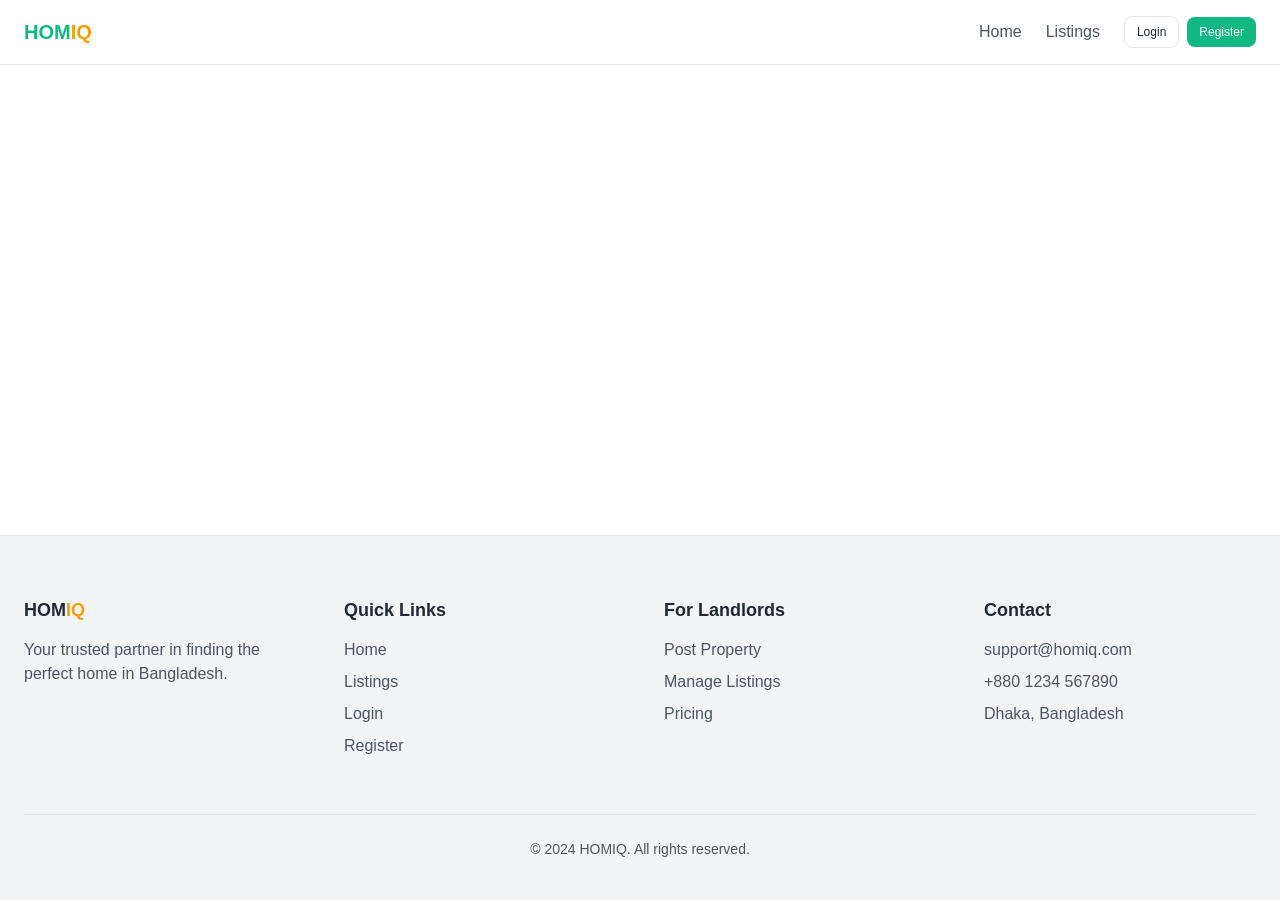
<file: pages/add-property.html>
<!DOCTYPE html>
<html lang="en">
<head>
    <meta charset="UTF-8">
    <meta name="viewport" content="width=device-width, initial-scale=1.0">
    <title>HOMIQ - Login</title>
    <link rel="stylesheet" href="../css/global.css">
    <link rel="stylesheet" href="../css/auth.css">
</head>
<body>
    <!-- Navbar will be loaded here by main.js -->
    
    <main>
        <!-- Your login page content here -->
    </main>
    
    <!-- Footer will be loaded here by main.js -->
    
    <script src="../js/main.js"></script>
    <script src="../js/auth.js"></script>
</body>
</html>
</file>
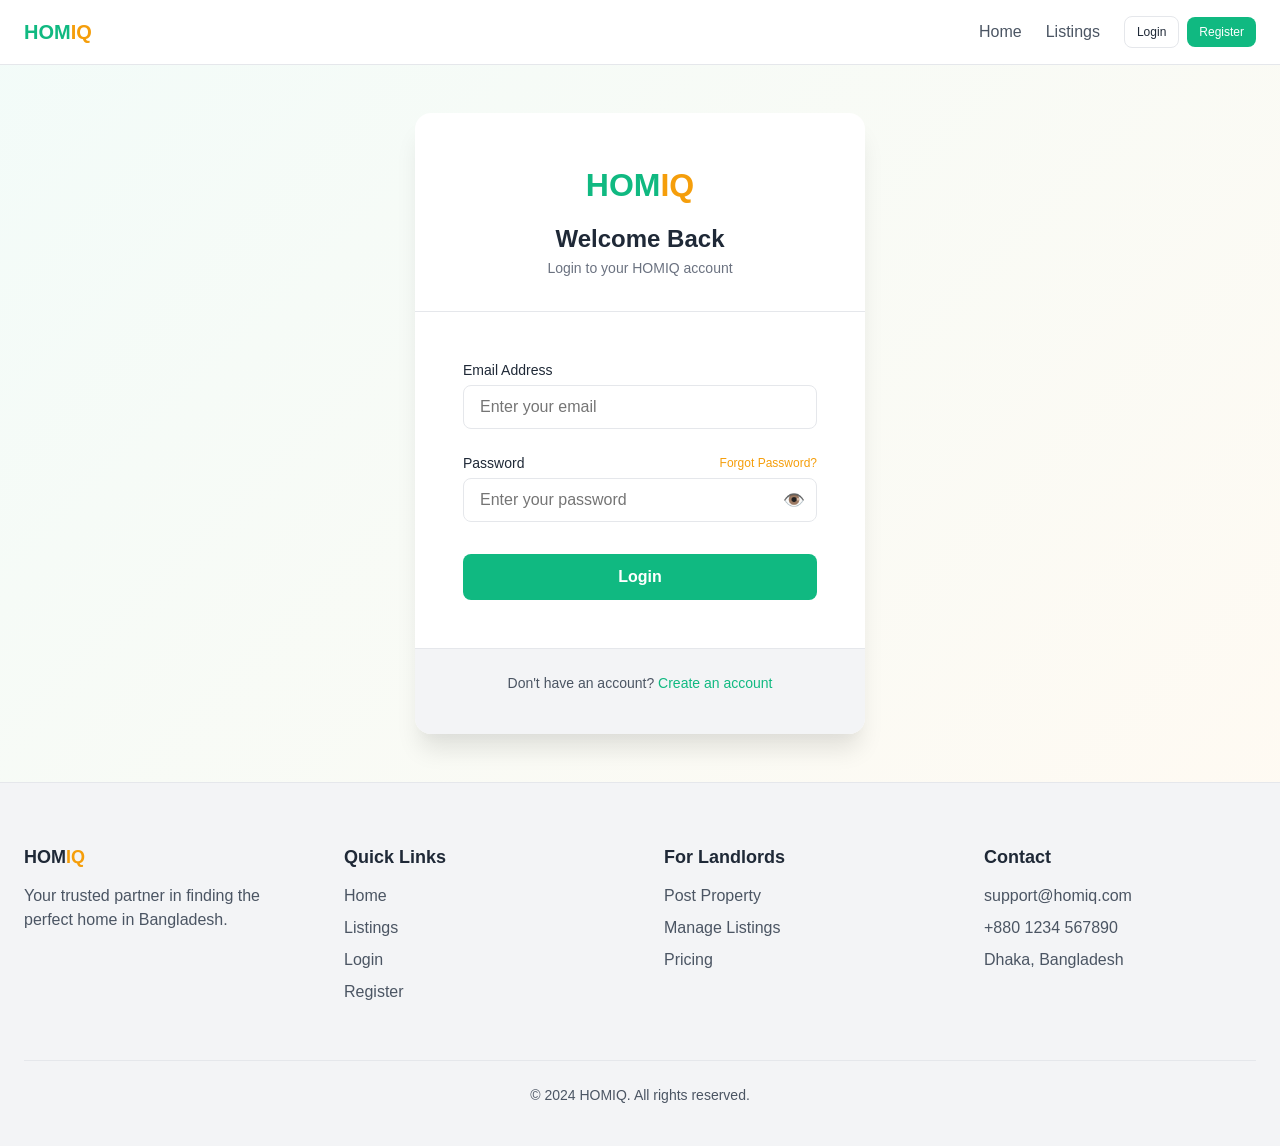
<file: pages/admin-dashboard.html>
<!DOCTYPE html>
<html lang="en">
<head>
    <meta charset="UTF-8">
    <meta name="viewport" content="width=device-width, initial-scale=1.0">
    <title>Admin Dashboard - HOMIQ</title>
    <link rel="stylesheet" href="../css/global.css">
    <link rel="stylesheet" href="../css/dashboard.css">
</head>
<body>
    <!-- Navbar will be loaded by main.js -->

    <main>
        <div class="dashboard-container">
            <div class="container">
                <!-- Dashboard Header -->
                <div class="dashboard-header">
                    <div>
                        <h1 class="dashboard-title">Admin Dashboard</h1>
                        <p class="dashboard-subtitle">Manage users, properties, and platform activities</p>
                    </div>
                    <div class="admin-date" id="currentDateTime"></div>
                </div>

                <!-- Stats Cards -->
                <div class="admin-stats">
                    <div class="admin-stat-card">
                        <div class="admin-stat-icon">👥</div>
                        <div class="admin-stat-value" id="totalUsers">0</div>
                        <div class="admin-stat-label">Total Users</div>
                    </div>
                    <div class="admin-stat-card">
                        <div class="admin-stat-icon">🏠</div>
                        <div class="admin-stat-value" id="totalProperties">0</div>
                        <div class="admin-stat-label">Total Properties</div>
                    </div>
                    <div class="admin-stat-card">
                        <div class="admin-stat-icon">🟢</div>
                        <div class="admin-stat-value" id="activeProperties">0</div>
                        <div class="admin-stat-label">Available Properties</div>
                    </div>
                    <div class="admin-stat-card">
                        <div class="admin-stat-icon">🔴</div>
                        <div class="admin-stat-value" id="bookedProperties">0</div>
                        <div class="admin-stat-label">Booked Properties</div>
                    </div>
                </div>

                <!-- Quick Actions -->
                <div class="quick-actions">
                    <div class="quick-action-card" onclick="generateUserReport()">
                        <div class="quick-action-icon">📊</div>
                        <div class="quick-action-title">User Report</div>
                    </div>
                    <div class="quick-action-card" onclick="generatePropertyReport()">
                        <div class="quick-action-icon">🏘️</div>
                        <div class="quick-action-title">Property Report</div>
                    </div>
                    <div class="quick-action-card" onclick="exportAllData()">
                        <div class="quick-action-icon">📥</div>
                        <div class="quick-action-title">Export Data</div>
                    </div>
                    <div class="quick-action-card" onclick="clearAllFilters()">
                        <div class="quick-action-icon">🔄</div>
                        <div class="quick-action-title">Reset Filters</div>
                    </div>
                    <div class="quick-action-card" onclick="refreshData()">
                        <div class="quick-action-icon">🔃</div>
                        <div class="quick-action-title">Refresh</div>
                    </div>
                    <div class="quick-action-card" onclick="showSystemStats()">
                        <div class="quick-action-icon">⚙️</div>
                        <div class="quick-action-title">System Stats</div>
                    </div>
                </div>

                <!-- ========== USERS SECTION ========== -->
                <div class="report-section" style="margin-top: 0;">
                    <h3 class="report-title">👥 User Management</h3>
                    <div class="admin-search-bar">
                        <div class="admin-search">
                            <input type="text" id="userSearch" placeholder="Search by name, email, or user ID...">
                        </div>
                        <div class="admin-filter">
                            <select id="userRoleFilter">
                                <option value="all">All Roles</option>
                                <option value="tenant">Tenants</option>
                                <option value="landlord">Landlords</option>
                                <option value="admin">Admins</option>
                            </select>
                        </div>
                    </div>
                    
                    <div class="admin-table-container">
                        <table class="admin-table">
                            <thead>
                                <tr>
                                    <th>ID</th>
                                    <th>User ID</th>
                                    <th>Name</th>
                                    <th>Email</th>
                                    <th>Role</th>
                                    <th>Status</th>
                                    <th>Joined</th>
                                    <th>Actions</th>
                                </tr>
                            </thead>
                            <tbody id="usersTableBody">
                                <tr><td colspan="8" style="text-align: center;">Loading users...</td></tr>
                            </tbody>
                        </table>
                    </div>
                    <div id="usersPagination" class="pagination"></div>
                </div>

                <!-- ========== PROPERTIES SECTION ========== -->
                <div class="report-section">
                    <h3 class="report-title">🏠 Property Management</h3>
                    <div class="admin-search-bar">
                        <div class="admin-search">
                            <input type="text" id="propertySearch" placeholder="Search by title, location, or landlord...">
                        </div>
                        <div class="admin-filter">
                            <select id="propertyStatusFilter">
                                <option value="all">All Status</option>
                                <option value="available">Available</option>
                                <option value="booked">Booked</option>
                            </select>
                        </div>
                    </div>
                    
                    <div class="admin-table-container">
                        <table class="admin-table">
                            <thead>
                                <tr>
                                    <th>Image</th>
                                    <th>Title</th>
                                    <th>Location</th>
                                    <th>Landlord</th>
                                    <th>Rent</th>
                                    <th>Status</th>
                                    <th>Actions</th>
                                </tr>
                            </thead>
                            <tbody id="propertiesTableBody">
                                <td><td colspan="7" style="text-align: center;">Loading properties...</td></tr>
                            </tbody>
                        </table>
                    </div>
                    <div id="propertiesPagination" class="pagination"></div>
                </div>

                <!-- ========== PAYMENTS SECTION ========== -->
                <div class="report-section">
                    <h3 class="report-title">💰 Payment History</h3>
                    <div class="admin-search-bar">
                        <div class="admin-search">
                            <input type="text" id="paymentSearch" placeholder="Search by property or transaction...">
                        </div>
                    </div>
                    
                    <div class="admin-table-container">
                        <table class="admin-table">
                            <thead>
                                <tr>
                                    <th>Transaction ID</th>
                                    <th>Property</th>
                                    <th>Amount</th>
                                    <th>Method</th>
                                    <th>Date</th>
                                    <th>Status</th>
                                </tr>
                            </thead>
                            <tbody id="paymentsTableBody">
                                <tr><td colspan="6" style="text-align: center;">No payment records found</td></tr>
                            </tbody>
                        </table>
                    </div>
                </div>

                <!-- ========== REPORTS SECTION ========== -->
                <div class="report-section">
                    <h3 class="report-title">📈 Generate Reports</h3>
                    <div class="report-buttons">
                        <button class="report-btn" onclick="generateUserReport()">📊 User Report (CSV)</button>
                        <button class="report-btn" onclick="generatePropertyReport()">🏠 Property Report (CSV)</button>
                        <button class="report-btn" onclick="generatePaymentReport()">💰 Payment Report (CSV)</button>
                        <button class="report-btn" onclick="generateFullReport()">📑 Full System Report</button>
                    </div>
                </div>
            </div>
        </div>

        <!-- View User Details Modal -->
        <div id="userDetailModal" class="modal-overlay">
            <div class="modal" style="max-width: 500px;">
                <div class="modal-header">
                    <h3>User Details</h3>
                    <button class="modal-close" onclick="closeUserDetailModal()">&times;</button>
                </div>
                <div class="modal-body" id="userDetailContent">Loading...</div>
                <div class="modal-footer">
                    <button class="btn btn-outline" onclick="closeUserDetailModal()">Close</button>
                </div>
            </div>
        </div>

        <!-- Confirmation Modal -->
        <div id="confirmModal" class="modal-overlay">
            <div class="modal" style="max-width: 400px;">
                <div class="modal-header">
                    <h3 id="confirmTitle">Confirm Action</h3>
                    <button class="modal-close" onclick="closeConfirmModal()">&times;</button>
                </div>
                <div class="modal-body">
                    <p id="confirmMessage">Are you sure you want to perform this action?</p>
                </div>
                <div class="modal-footer">
                    <button class="btn btn-outline" onclick="closeConfirmModal()">Cancel</button>
                    <button class="btn btn-danger" id="confirmActionBtn">Confirm</button>
                </div>
            </div>
        </div>

        <!-- System Stats Modal -->
        <div id="systemStatsModal" class="modal-overlay">
            <div class="modal" style="max-width: 600px;">
                <div class="modal-header">
                    <h3>System Statistics</h3>
                    <button class="modal-close" onclick="closeSystemStatsModal()">&times;</button>
                </div>
                <div class="modal-body" id="systemStatsContent">Loading...</div>
                <div class="modal-footer">
                    <button class="btn btn-primary" onclick="closeSystemStatsModal()">Close</button>
                </div>
            </div>
        </div>
    </main>

    <script src="../js/main.js"></script>
    <script src="../js/admin.js"></script>
</body>
</html>
</file>
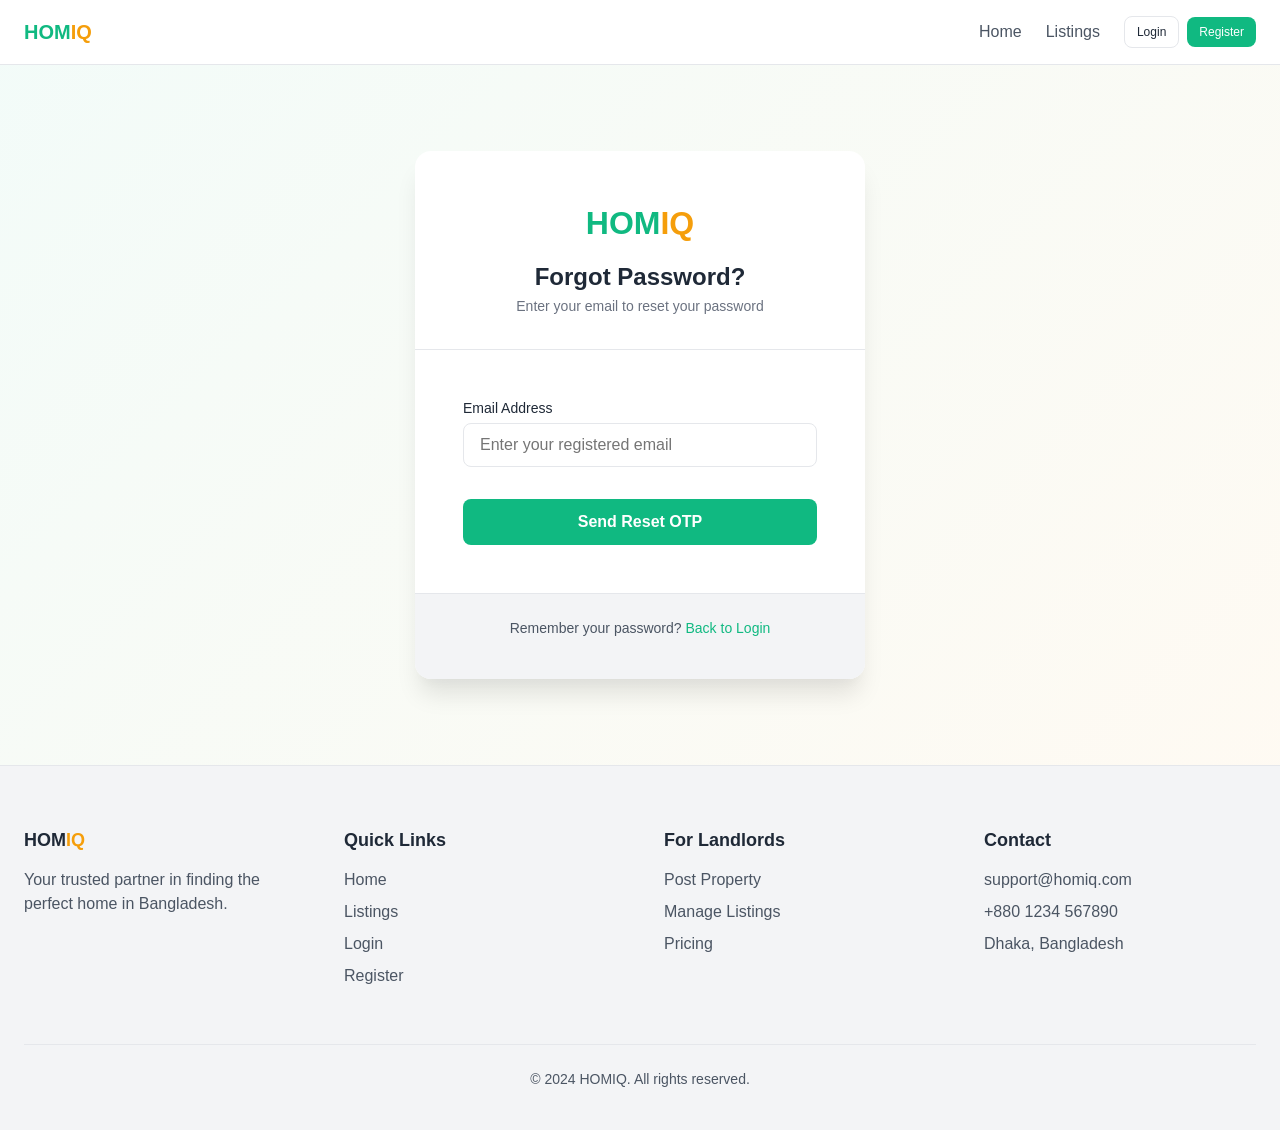
<file: pages/forgot-password.html>
<!DOCTYPE html>
<html lang="en">
<head>
    <meta charset="UTF-8">
    <meta name="viewport" content="width=device-width, initial-scale=1.0">
    <title>HOMIQ - Forgot Password</title>
    <link rel="stylesheet" href="../css/global.css">
    <link rel="stylesheet" href="../css/auth.css">
</head>
<body>
    <main>
        <div class="auth-container">
            <div class="auth-card">
                <div class="auth-header">
                    <div class="auth-logo">HOM<span>IQ</span></div>
                    <h1 class="auth-title">Forgot Password?</h1>
                    <p class="auth-subtitle">Enter your email to reset your password</p>
                </div>
                
                <div class="auth-body">
                    <form id="forgotForm" class="auth-form">
                        <div class="form-group">
                            <label for="email" class="form-label">Email Address</label>
                            <input type="email" id="email" class="form-input" placeholder="Enter your registered email">
                        </div>
                        
                        <button type="submit" class="btn btn-primary auth-btn">Send Reset OTP</button>
                    </form>
                </div>
                
                <div class="auth-footer">
                    <p class="auth-footer-text">
                        Remember your password? 
                        <a href="login.html" class="auth-footer-link">Back to Login</a>
                    </p>
                </div>
            </div>
        </div>
    </main>

    <script src="../js/main.js"></script>
    <script src="../js/auth.js"></script>
</body>
</html>
</file>
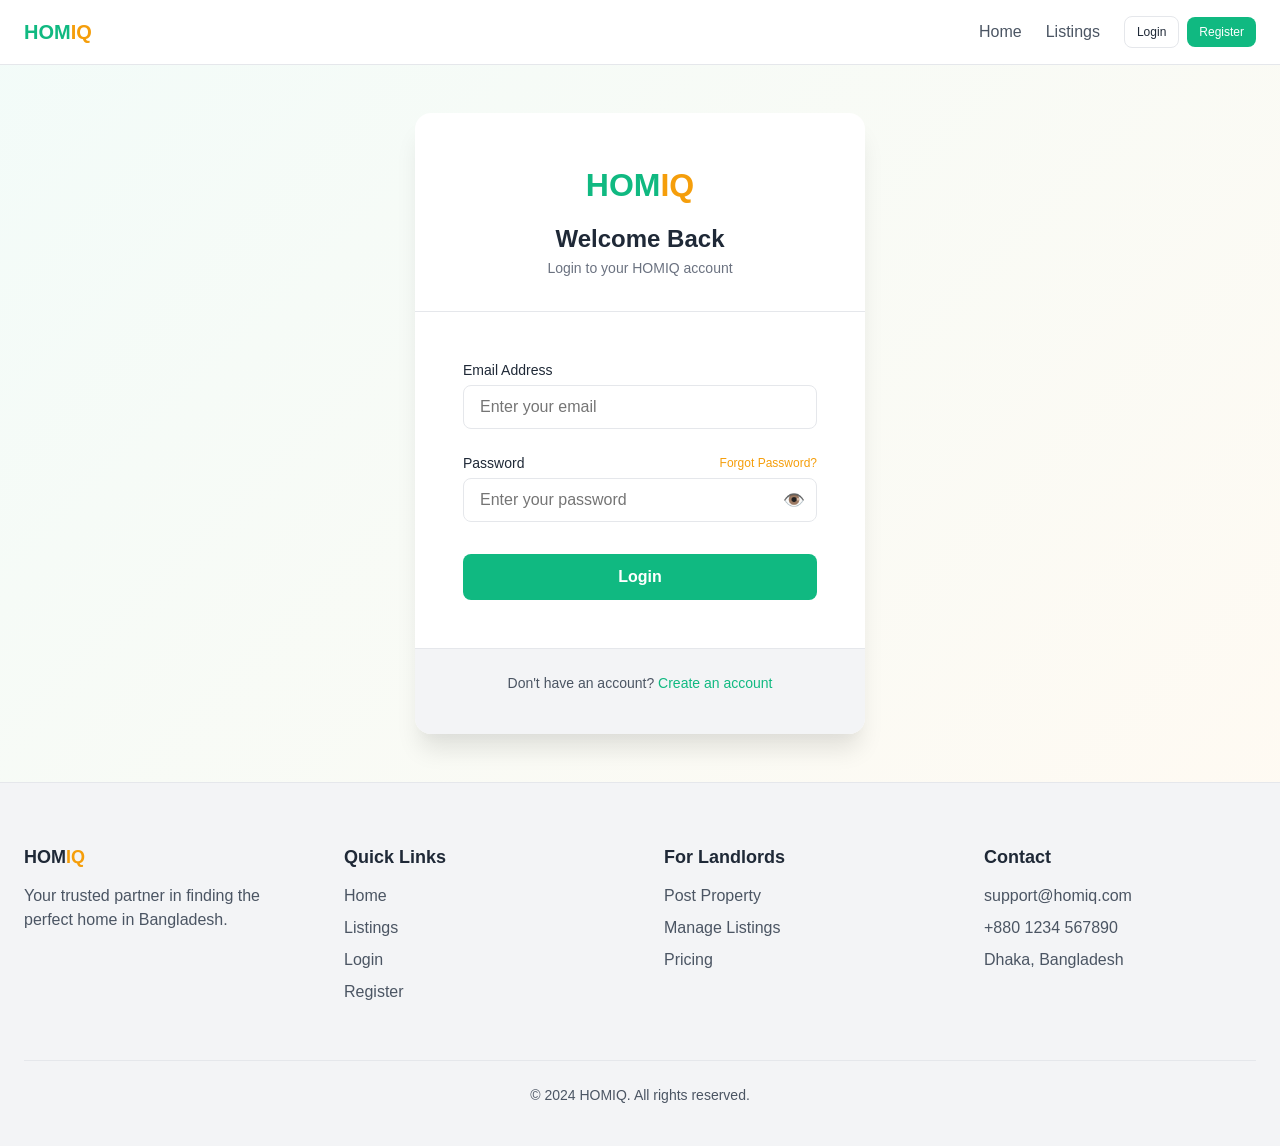
<file: pages/landlord-dashboard.html>
<!DOCTYPE html>
<html lang="en">
<head>
    <meta charset="UTF-8">
    <meta name="viewport" content="width=device-width, initial-scale=1.0">
    <title>Landlord Dashboard - HOMIQ</title>
    <link rel="stylesheet" href="../css/global.css">
    <link rel="stylesheet" href="../css/dashboard.css">
</head>
<body>
    <!-- Navbar will be loaded by main.js -->

    <main>
        <div class="dashboard-container">
            <div class="container">
                <!-- Dashboard Header -->
                <div class="dashboard-header">
                    <div>
                        <h1 class="dashboard-title">Landlord Dashboard</h1>
                        <p class="dashboard-subtitle" id="landlordName">Manage your properties</p>
                    </div>
                    <div class="admin-date" id="currentDateTime"></div>
                </div>

                <!-- Stats Cards -->
                <div class="tenant-stats">
                    <div class="stat-card">
                        <div class="stat-icon">🏠</div>
                        <div class="stat-value" id="totalProperties">0</div>
                        <div class="stat-label">Total Properties</div>
                    </div>
                    <div class="stat-card">
                        <div class="stat-icon">🟢</div>
                        <div class="stat-value" id="availableProperties">0</div>
                        <div class="stat-label">Available</div>
                    </div>
                    <div class="stat-card">
                        <div class="stat-icon">🔴</div>
                        <div class="stat-value" id="bookedProperties">0</div>
                        <div class="stat-label">Booked</div>
                    </div>
                    <div class="stat-card">
                        <div class="stat-icon">💰</div>
                        <div class="stat-value" id="totalEarnings">0</div>
                        <div class="stat-label">Total Earnings</div>
                    </div>
                </div>

                <!-- My Properties Section -->
                <div class="bookings-section">
                    <div class="action-bar">
                        <h3 class="section-title">🏠 My Properties</h3>
                        <button class="add-property-btn" onclick="showAddPropertyForm()">+ Add New Property</button>
                    </div>
                    
                    <div id="propertiesList" class="properties-grid">
                        <div class="loading-state">Loading your properties...</div>
                    </div>
                </div>

                <!-- Add Property Form (hidden by default) -->
                <div id="addPropertyFormContainer" class="form-container" style="display: none;">
                    <h3 class="section-title" id="formTitle">Add New Property</h3>
                    <form id="propertyForm">
                        <div class="form-grid">
                            <div class="form-group">
                                <label class="form-label">Property Title *</label>
                                <input type="text" id="propertyTitle" class="form-input" required>
                            </div>
                            <div class="form-group">
                                <label class="form-label">Location *</label>
                                <input type="text" id="propertyLocation" class="form-input" required>
                            </div>
                            <div class="form-group">
                                <label class="form-label">Rent (৳/month) *</label>
                                <input type="number" id="rentAmount" class="form-input" required>
                            </div>
                            <div class="form-group">
                                <label class="form-label">Bedrooms *</label>
                                <input type="number" id="bedrooms" class="form-input" required>
                            </div>
                            <div class="form-group">
                                <label class="form-label">Bathrooms *</label>
                                <input type="number" id="bathrooms" class="form-input" required>
                            </div>
                            <div class="form-group">
                                <label class="form-label">Area (sqft) *</label>
                                <input type="text" id="area" class="form-input" required>
                            </div>
                            <div class="form-group">
                                <label class="form-label">Floor</label>
                                <input type="text" id="floor" class="form-input" placeholder="e.g., 3rd Floor">
                            </div>
                            <div class="form-group">
                                <label class="form-label">Image URL *</label>
                                <input type="url" id="imageUrl" class="form-input" required>
                                <div id="imagePreview" class="image-preview"></div>
                            </div>
                            <div class="form-group form-full">
                                <label class="form-label">Description *</label>
                                <textarea id="description" class="form-textarea" rows="3" required></textarea>
                            </div>
                            <div class="form-group">
                                <label class="form-label">Status</label>
                                <div style="display: flex; gap: var(--spacing-md);">
                                    <label><input type="radio" name="status" value="available" checked> Available</label>
                                    <label><input type="radio" name="status" value="booked"> Booked</label>
                                </div>
                            </div>
                        </div>
                        <div class="form-actions">
                            <button type="button" class="btn btn-outline" onclick="hideAddPropertyForm()">Cancel</button>
                            <button type="submit" class="btn btn-primary">Save Property</button>
                        </div>
                    </form>
                </div>
            </div>
        </div>

        <!-- Delete Confirmation Modal -->
        <div id="deleteModal" class="modal-overlay">
            <div class="modal">
                <div class="modal-header">
                    <h3>Delete Property</h3>
                    <button class="modal-close" onclick="closeDeleteModal()">&times;</button>
                </div>
                <div class="modal-body">
                    <p>Are you sure you want to delete this property?</p>
                </div>
                <div class="modal-footer">
                    <button class="btn btn-outline" onclick="closeDeleteModal()">Cancel</button>
                    <button class="btn btn-danger" id="confirmDeleteBtn">Delete</button>
                </div>
            </div>
        </div>
    </main>

    <!-- Footer will be loaded by main.js -->

    <script src="../js/main.js"></script>
    <script src="../js/landlord-dashboard.js"></script>
</body>
</html>
</file>
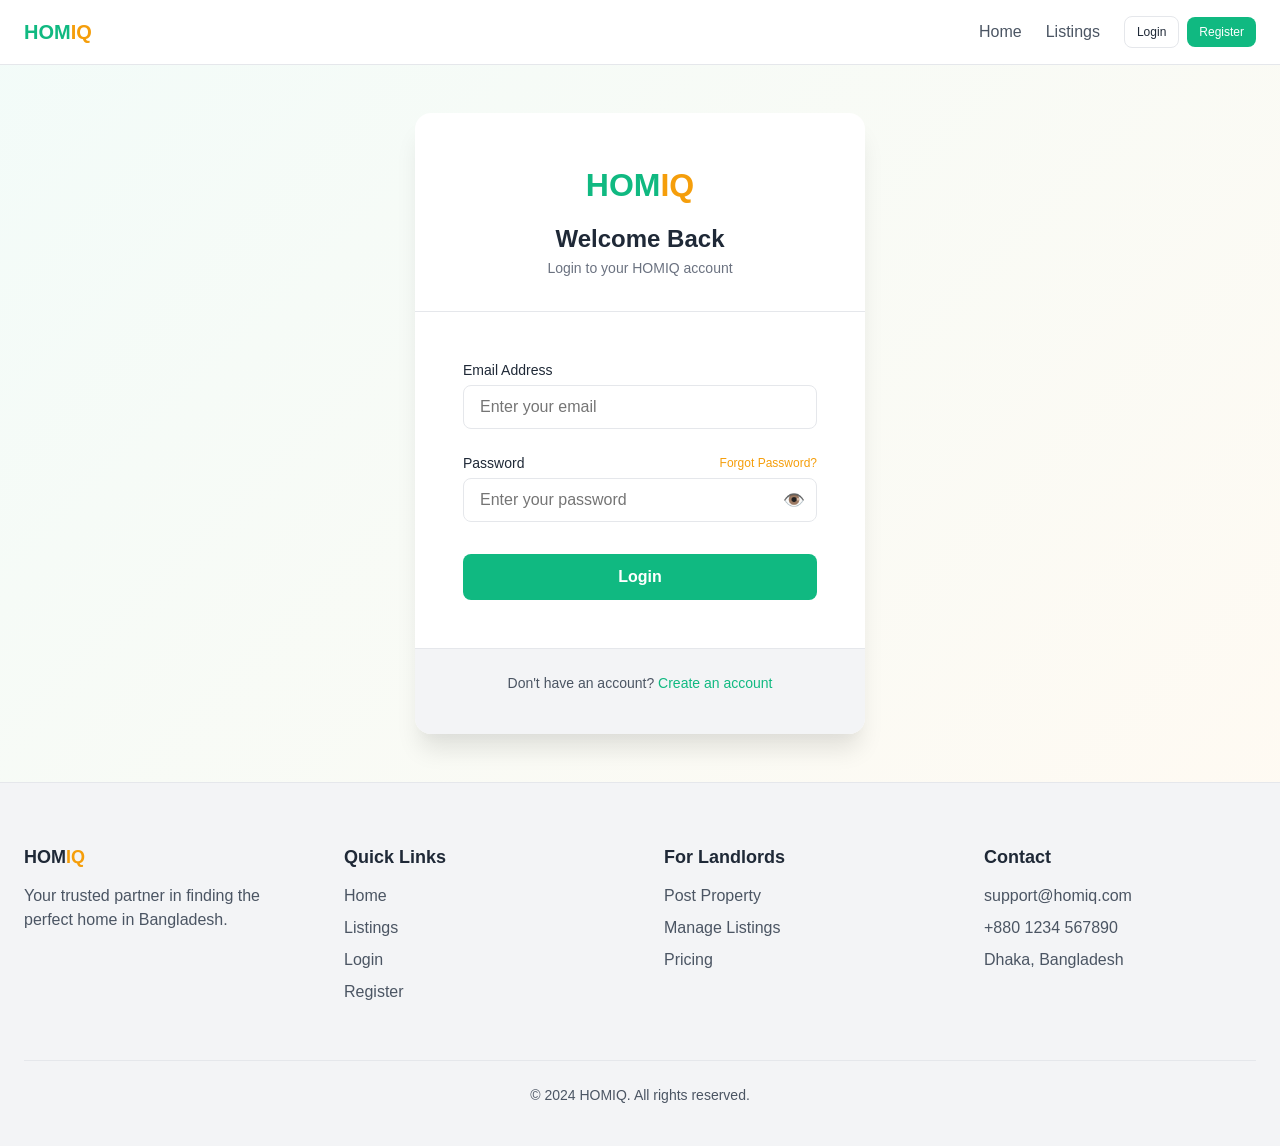
<file: pages/login.html>
<!DOCTYPE html>
<html lang="en">
<head>
    <meta charset="UTF-8">
    <meta name="viewport" content="width=device-width, initial-scale=1.0">
    <title>HOMIQ - Login to Your Account</title>
    <link rel="stylesheet" href="../css/global.css">
    <link rel="stylesheet" href="../css/auth.css">
</head>
<body>
    <!-- Navbar will be loaded by main.js -->

    <main>
        <div class="auth-container">
            <div class="auth-card">
                <div class="auth-header">
                    <div class="auth-logo">HOM<span>IQ</span></div>
                    <h1 class="auth-title">Welcome Back</h1>
                    <p class="auth-subtitle">Login to your HOMIQ account</p>
                </div>
                
                <div class="auth-body">
                    <form id="loginForm" class="auth-form">
                        <div class="form-group">
                            <label for="email" class="form-label">Email Address</label>
                            <input type="email" id="email" class="form-input" placeholder="Enter your email" autocomplete="email">
                        </div>
                        
<div class="form-group">
    <label for="password" class="form-label">
        Password
        <a href="forgot-password.html" class="forgot-link">Forgot Password?</a>
    </label>
    <div style="position: relative;">
        <input type="password" id="password" class="form-input" placeholder="Enter your password" autocomplete="current-password" style="padding-right: 45px;">
        <button type="button" id="togglePassword" class="password-toggle" style="position: absolute; right: 12px; top: 50%; transform: translateY(-50%); background: none; border: none; cursor: pointer; font-size: 1.1rem;">👁️</button>
    </div>
</div>
                        
                        <button type="submit" class="btn btn-primary auth-btn">Login</button>
                    </form>
                </div>
                
                <div class="auth-footer">
                    <p class="auth-footer-text">
                        Don't have an account? 
                        <a href="register.html" class="auth-footer-link">Create an account</a>
                    </p>
                </div>
            </div>
        </div>
    </main>

    <!-- Footer will be loaded by main.js -->

    <script src="../js/main.js"></script>
    <script src="../js/auth.js"></script>
</body>
</html>
</file>
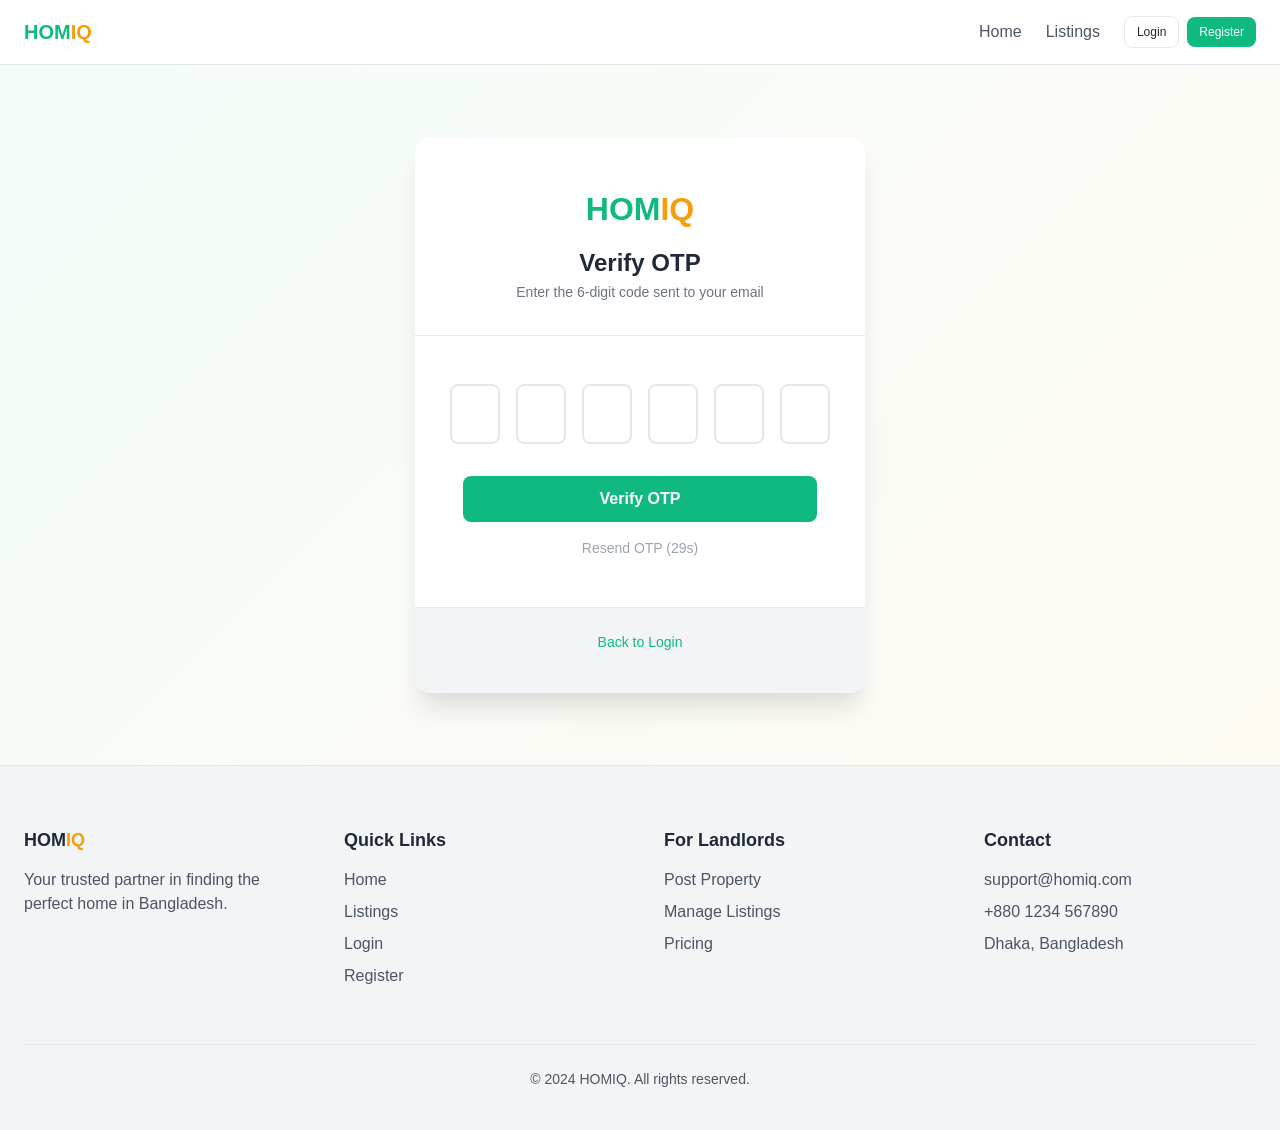
<file: pages/otp-verification.html>
<!DOCTYPE html>
<html lang="en">
<head>
    <meta charset="UTF-8">
    <meta name="viewport" content="width=device-width, initial-scale=1.0">
    <title>HOMIQ - Verify OTP</title>
    <link rel="stylesheet" href="../css/global.css">
    <link rel="stylesheet" href="../css/auth.css">
</head>
<body>
    <main>
        <div class="auth-container">
            <div class="auth-card">
                <div class="auth-header">
                    <div class="auth-logo">HOM<span>IQ</span></div>
                    <h1 class="auth-title">Verify OTP</h1>
                    <p class="auth-subtitle">Enter the 6-digit code sent to your email</p>
                </div>
                
                <div class="auth-body">
                    <form id="otpForm" class="auth-form">
                        <div class="otp-group">
                            <input type="text" class="otp-input" maxlength="1" pattern="[0-9]" inputmode="numeric">
                            <input type="text" class="otp-input" maxlength="1" pattern="[0-9]" inputmode="numeric">
                            <input type="text" class="otp-input" maxlength="1" pattern="[0-9]" inputmode="numeric">
                            <input type="text" class="otp-input" maxlength="1" pattern="[0-9]" inputmode="numeric">
                            <input type="text" class="otp-input" maxlength="1" pattern="[0-9]" inputmode="numeric">
                            <input type="text" class="otp-input" maxlength="1" pattern="[0-9]" inputmode="numeric">
                        </div>
                        
                        <button type="submit" class="btn btn-primary auth-btn">Verify OTP</button>
                        
                        <div class="resend-timer">
                            <span id="resendOTP" class="resend-link">Resend OTP (30s)</span>
                        </div>
                    </form>
                </div>
                
                <div class="auth-footer">
                    <p class="auth-footer-text">
                        <a href="login.html" class="auth-footer-link">Back to Login</a>
                    </p>
                </div>
            </div>
        </div>
    </main>

    <script src="../js/main.js"></script>
    <script src="../js/auth.js"></script>
</body>
</html>
</file>
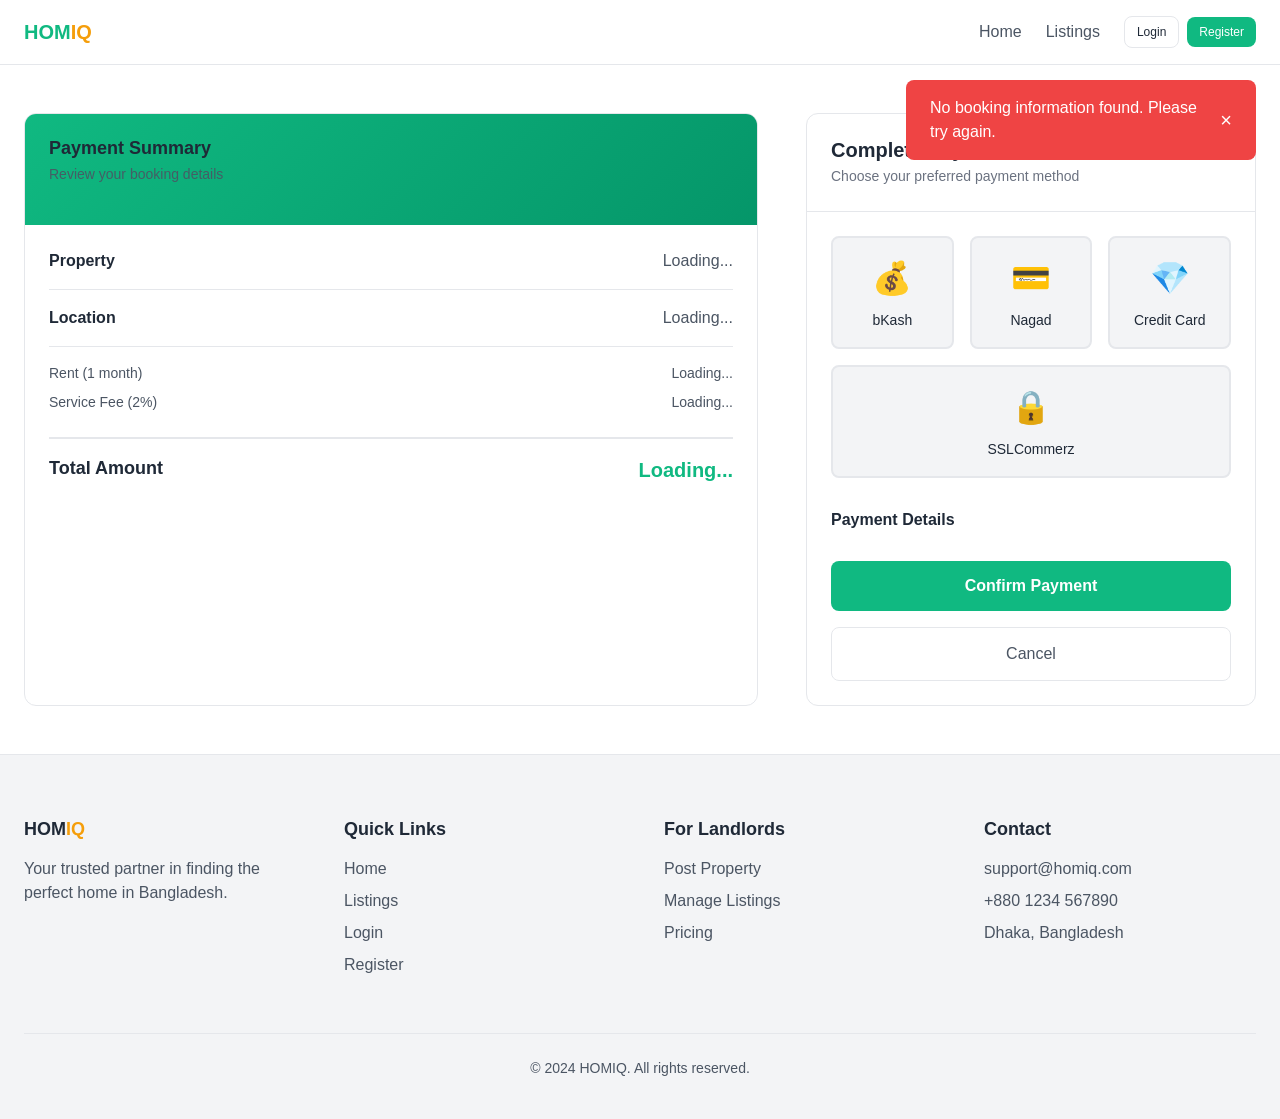
<file: pages/payment.html>
<!DOCTYPE html>
<html lang="en">
<head>
    <meta charset="UTF-8">
    <meta name="viewport" content="width=device-width, initial-scale=1.0">
    <title>Payment - HOMIQ</title>
    <link rel="stylesheet" href="../css/global.css">
    <link rel="stylesheet" href="../css/payment.css">
</head>
<body>
    <!-- Navbar will be loaded by main.js -->

    <main>
        <div class="payment-container">
            <div class="container">
                <div class="payment-layout">
                    <!-- Left: Payment Summary -->
                    <div class="summary-card">
                        <div class="summary-header">
                            <h3 class="summary-title">Payment Summary</h3>
                            <p class="summary-subtitle">Review your booking details</p>
                        </div>
                        <div class="summary-body">
                            <div class="property-item">
                                <span class="property-name">Property</span>
                                <span class="property-value" id="summaryPropertyName">Loading...</span>
                            </div>
                            <div class="property-item">
                                <span class="property-name">Location</span>
                                <span class="property-value" id="summaryPropertyLocation">Loading...</span>
                            </div>
                            
                            <div class="price-breakdown">
                                <div class="price-row">
                                    <span>Rent (1 month)</span>
                                    <span id="rentAmount">Loading...</span>
                                </div>
                                <div class="price-row">
                                    <span>Service Fee (2%)</span>
                                    <span id="serviceFee">Loading...</span>
                                </div>
                            </div>
                            
                            <div class="total-row">
                                <span>Total Amount</span>
                                <span class="total-amount" id="totalAmount">Loading...</span>
                            </div>
                        </div>
                    </div>
                    
                    <!-- Right: Payment Form -->
                    <div class="payment-card">
                        <div class="payment-header">
                            <h2>Complete Payment</h2>
                            <p>Choose your preferred payment method</p>
                        </div>
                        <div class="payment-body">
                            <!-- Payment Methods -->
                            <div class="payment-methods">
                                <label class="payment-method">
                                    <input type="radio" name="paymentMethod" value="bkash" class="method-input">
                                    <div class="method-label">
                                        <span class="method-icon">💰</span>
                                        <span class="method-name">bKash</span>
                                    </div>
                                </label>
                                
                                <label class="payment-method">
                                    <input type="radio" name="paymentMethod" value="nagad" class="method-input">
                                    <div class="method-label">
                                        <span class="method-icon">💳</span>
                                        <span class="method-name">Nagad</span>
                                    </div>
                                </label>
                                
                                <label class="payment-method">
                                    <input type="radio" name="paymentMethod" value="card" class="method-input">
                                    <div class="method-label">
                                        <span class="method-icon">💎</span>
                                        <span class="method-name">Credit Card</span>
                                    </div>
                                </label>
                                
                                <label class="payment-method">
                                    <input type="radio" name="paymentMethod" value="sslcommerz" class="method-input">
                                    <div class="method-label">
                                        <span class="method-icon">🔒</span>
                                        <span class="method-name">SSLCommerz</span>
                                    </div>
                                </label>
                            </div>
                            
                            <!-- Dynamic Payment Details -->
                            <div id="paymentDetails" class="payment-details">
                                <h4 class="details-title">Payment Details</h4>
                                <div id="dynamicDetails">
                                    <!-- Dynamic form fields will load here -->
                                </div>
                            </div>
                            
                            <!-- Action Buttons -->
                            <div class="payment-actions">
                                <button id="confirmPaymentBtn" class="confirm-btn">Confirm Payment</button>
                                <a href="#" id="cancelPaymentBtn" class="cancel-btn">Cancel</a>
                            </div>
                        </div>
                    </div>
                </div>
            </div>
        </div>
        
        <!-- Loading Overlay -->
        <div id="loadingOverlay" class="loading-overlay">
            <div class="loading-spinner">
                <div class="spinner"></div>
                <p>Processing payment...</p>
            </div>
        </div>
        
        <!-- Message Container -->
        <div id="messageContainer" class="message-container"></div>
    </main>

    <!-- Footer will be loaded by main.js -->

    <script src="../js/main.js"></script>
    <script src="../js/payment.js"></script>
</body>
</html>
</file>
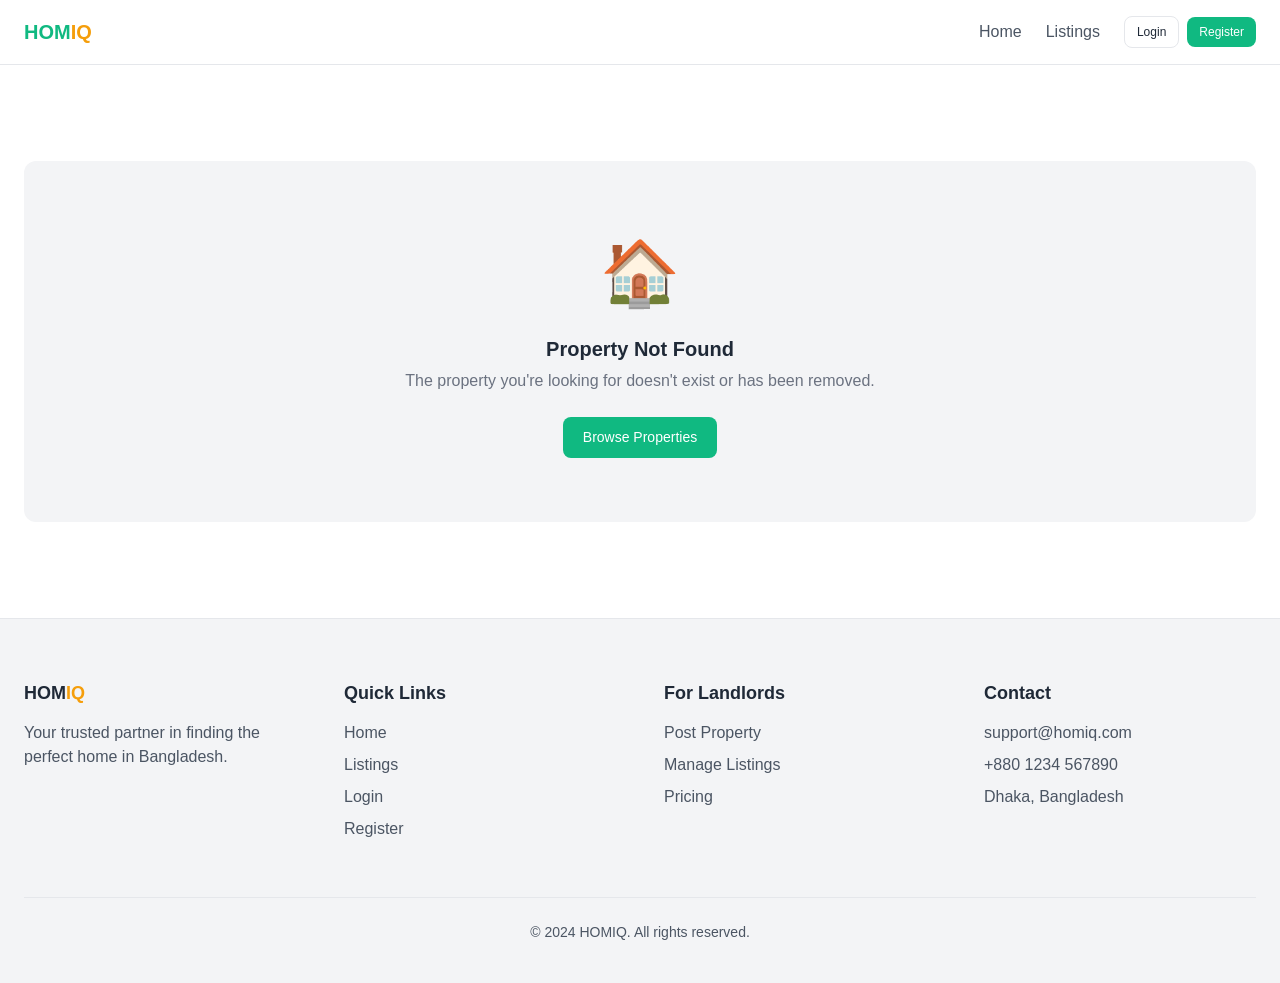
<file: pages/property-detail.html>
<!DOCTYPE html>
<html lang="en">
<head>
    <meta charset="UTF-8">
    <meta name="viewport" content="width=device-width, initial-scale=1.0">
    <title>Property Details - HOMIQ</title>
    <link rel="stylesheet" href="../css/global.css">
    <link rel="stylesheet" href="../css/property-detail.css">
</head>
<body>
    <!-- Navbar will be loaded by main.js -->

    <main>
        <section class="property-detail">
            <div class="container">
                <!-- Back Link -->
                <a href="#" id="backLink" class="back-link">← Back to Listings</a>
                
                <div class="detail-layout">
                    <!-- Left Column: Property Info -->
                    <div class="property-info">
                        <!-- Image Gallery -->
                        <div class="gallery">
                            <div class="main-image">
                                <img id="mainImage" src="" alt="Property">
                            </div>
                            <div id="thumbnailStrip" class="thumbnail-strip">
                                <!-- Thumbnails will be loaded here -->
                            </div>
                        </div>
                        
                        <!-- Property Details -->
                        <h1 id="propertyTitle" class="property-title">Loading...</h1>
                        
                        <div class="property-location">
                            <span>📍</span>
                            <span id="propertyLocation">Loading...</span>
                        </div>
                        
                        <div class="property-price" id="propertyPrice">
                            Loading...
                        </div>
                        
                        <!-- Features Grid -->
                        <div class="features-grid">
                            <div class="feature-item">
                                <span class="feature-icon">🛏️</span>
                                <div class="feature-text" id="featureBedrooms">Loading...</div>
                            </div>
                            <div class="feature-item">
                                <span class="feature-icon">🚿</span>
                                <div class="feature-text" id="featureBathrooms">Loading...</div>
                            </div>
                            <div class="feature-item">
                                <span class="feature-icon">📐</span>
                                <div class="feature-text" id="featureArea">Loading...</div>
                            </div>
                            <div class="feature-item">
                                <span class="feature-icon">🏢</span>
                                <div class="feature-text" id="featureFloor">Loading...</div>
                            </div>
                            <div class="feature-item">
                                <span class="feature-icon">🔑</span>
                                <div class="feature-text">
                                    <strong id="availabilityBadge" class="badge">Loading...</strong>
                                </div>
                            </div>
                        </div>
                        
                        <!-- Description -->
                        <div class="description-section">
                            <h3 class="description-title">Description</h3>
                            <p id="propertyDescription" class="description-text">Loading...</p>
                        </div>
                    </div>
                    
                    <!-- Right Column: Landlord Card -->
                    <div class="landlord-card">
                        <h3 class="landlord-title">Property Owner</h3>
                        
                        <div class="landlord-info">
                            <div class="landlord-avatar">👨</div>
                            <div class="landlord-details">
                                <h4 id="landlordName">Loading...</h4>
                                <p>Verified Owner</p>
                            </div>
                        </div>
                        
                        <div class="contact-info">
                            <div class="contact-item">
                                <span>📞</span>
                                <span id="landlordPhone">Loading...</span>
                            </div>
                            <div class="contact-item">
                                <span>✉️</span>
                                <span id="landlordEmail">Loading...</span>
                            </div>
                        </div>
                        
                        <div id="actionButtons" class="action-buttons">
                            <button id="bookNowBtn" class="book-btn">Book Now / Pay Rent</button>
                            <button id="contactBtn" class="contact-btn">Contact Landlord</button>
                        </div>
                        
                        <div id="bookedMessage" class="booked-message" style="display: none;">
                            ⚠️ This property is already booked.<br>
                            Please check other available properties.
                        </div>
                    </div>
                </div>
            </div>
        </section>
    </main>

    <!-- Footer will be loaded by main.js -->

    <script src="../js/main.js"></script>
    <script src="../js/property-detail.js"></script>
</body>
</html>
</file>
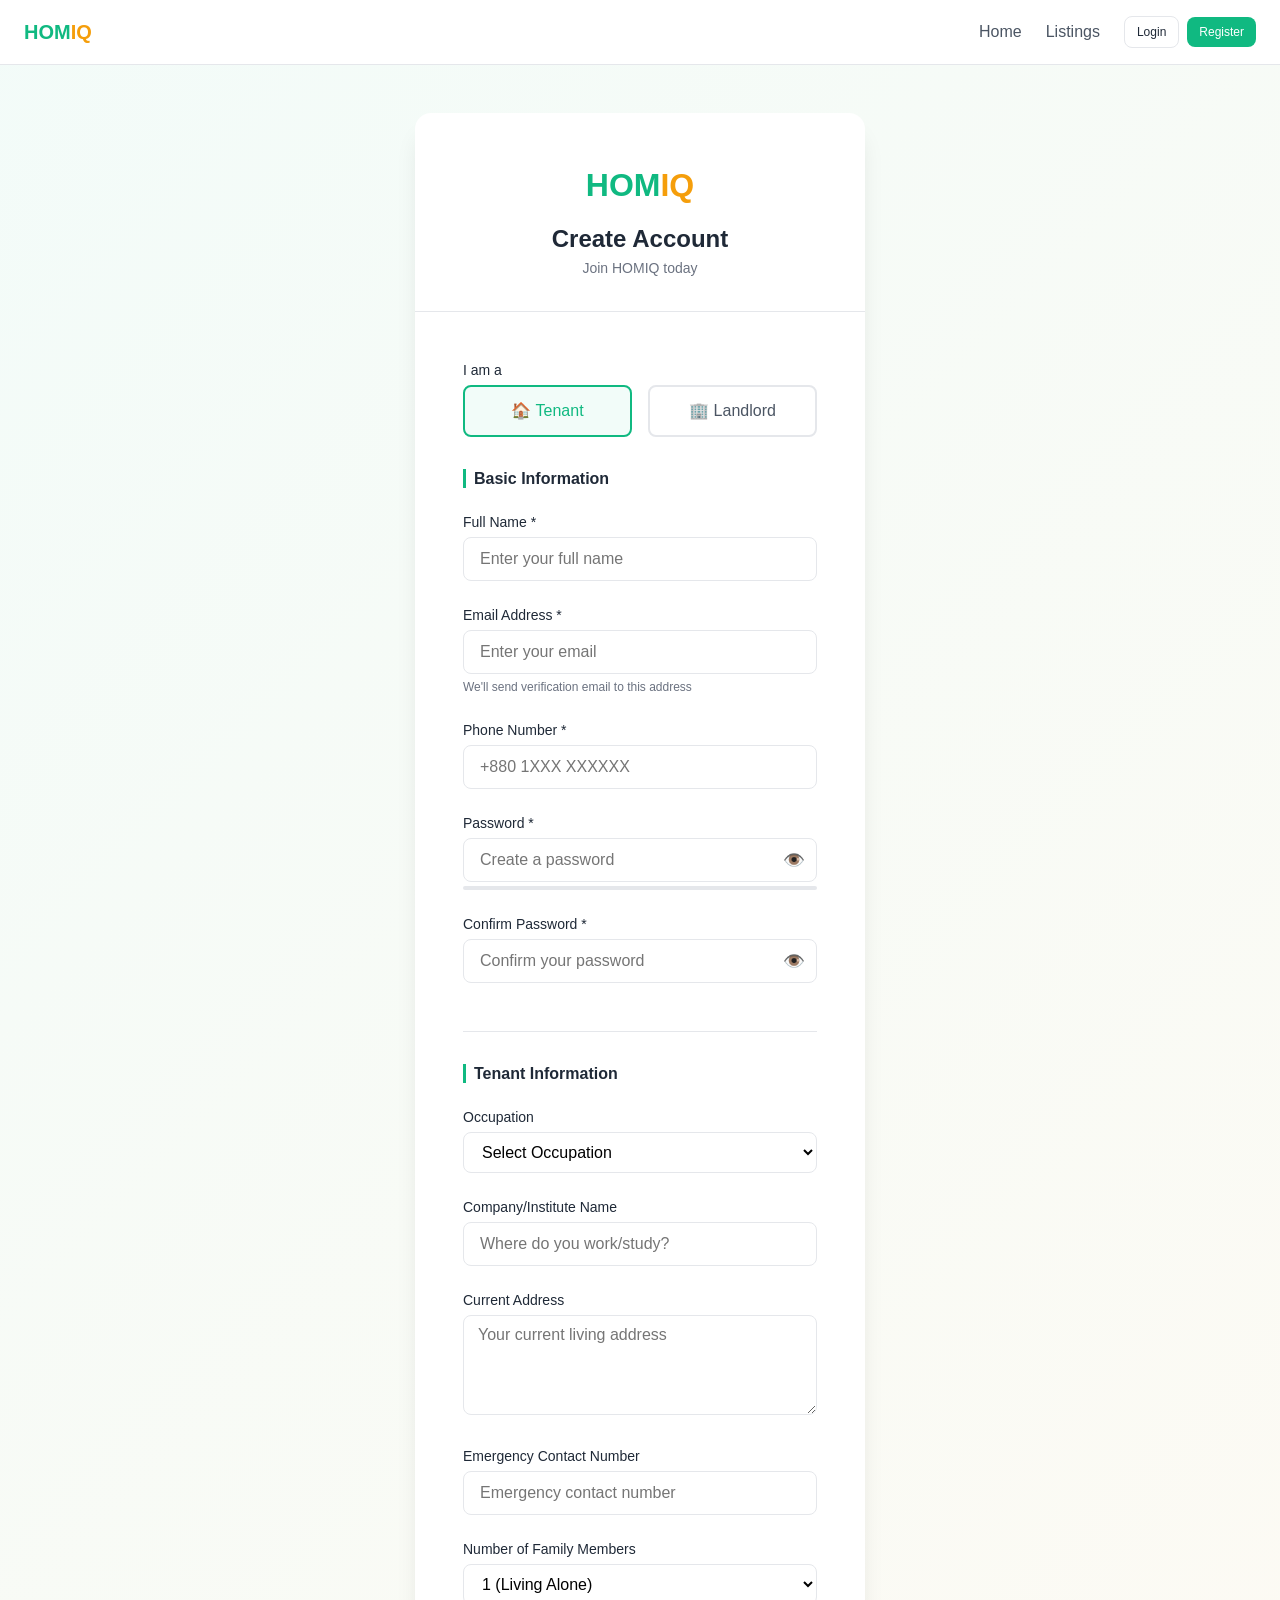
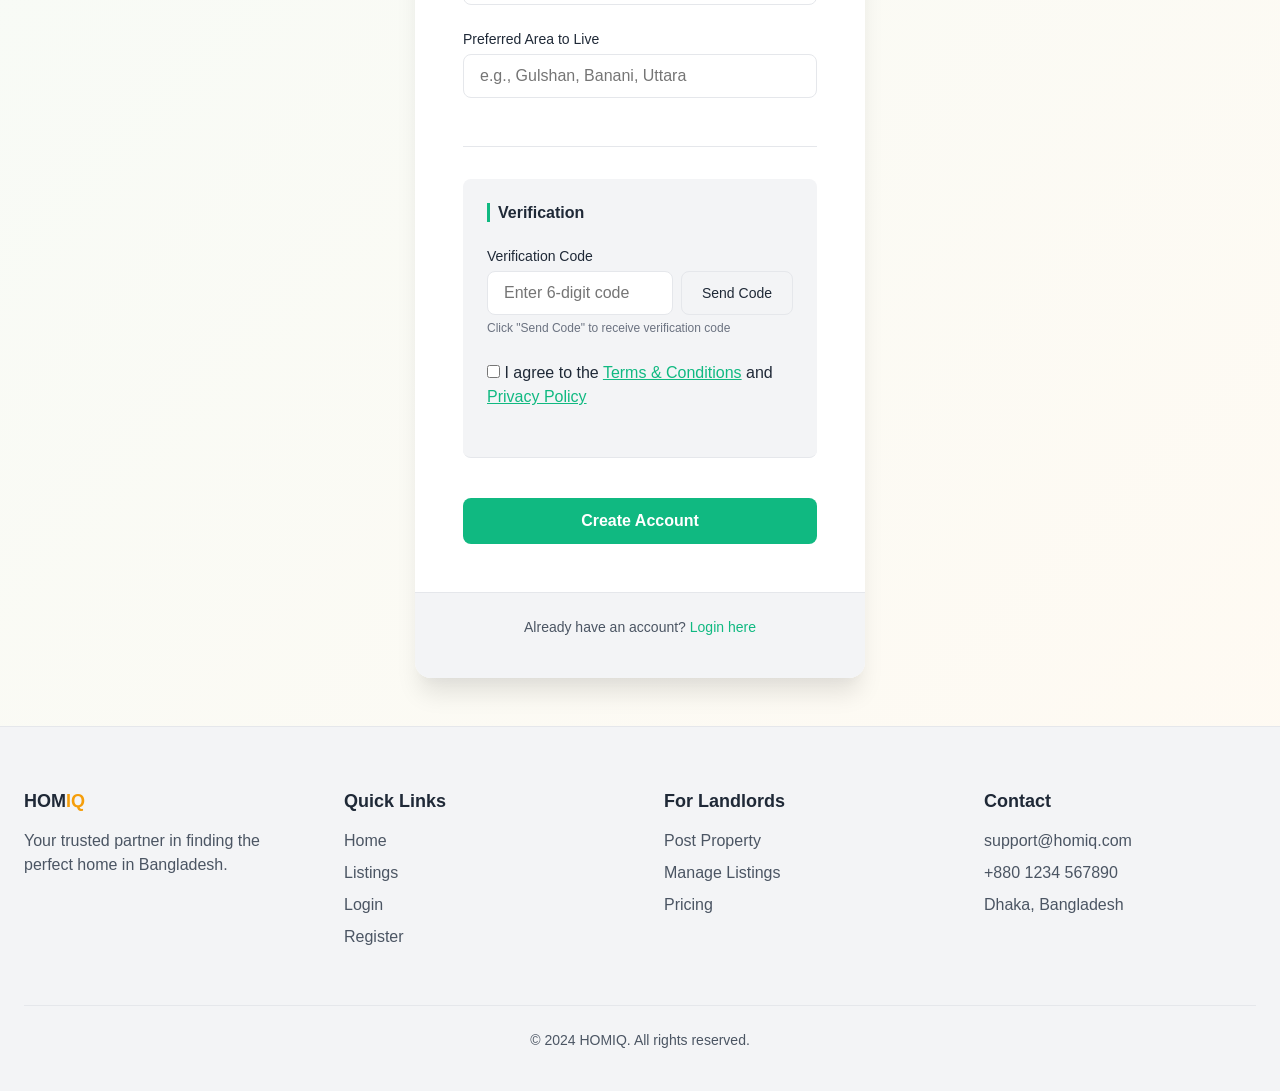
<file: pages/register.html>
<!DOCTYPE html>
<html lang="en">
<head>
    <meta charset="UTF-8">
    <meta name="viewport" content="width=device-width, initial-scale=1.0">
    <title>HOMIQ - Create Your Account</title>
    <link rel="stylesheet" href="../css/global.css">
    <link rel="stylesheet" href="../css/auth.css">
</head>
<body>
    <!-- Navbar will be loaded by main.js -->

    <main>
        <div class="auth-container">
            <div class="auth-card">
                <div class="auth-header">
                    <div class="auth-logo">HOM<span>IQ</span></div>
                    <h1 class="auth-title">Create Account</h1>
                    <p class="auth-subtitle">Join HOMIQ today</p>
                </div>
                
                <div class="auth-body">
                    <!-- FORM STARTS HERE -->
                    <form id="registerForm" class="auth-form">
                        <!-- Role Selection First -->
                        <div class="role-selection-container">
                            <label class="form-label">I am a</label>
                            <div class="role-selector">
                                <div class="role-option">
                                    <input type="radio" name="role" id="roleTenant" value="tenant" checked>
                                    <label for="roleTenant">🏠 Tenant</label>
                                </div>
                                <div class="role-option">
                                    <input type="radio" name="role" id="roleLandlord" value="landlord">
                                    <label for="roleLandlord">🏢 Landlord</label>
                                </div>
                            </div>
                        </div>

                        <!-- Basic Info Section (Common for both) -->
                        <div class="form-section">
                            <h3 class="section-title">Basic Information</h3>
                            
                            <div class="form-group">
                                <label for="fullname" class="form-label">Full Name *</label>
                                <input type="text" id="fullname" class="form-input" placeholder="Enter your full name" autocomplete="name">
                            </div>
                            
                            <div class="form-group">
                                <label for="email" class="form-label">Email Address *</label>
                                <input type="email" id="email" class="form-input" placeholder="Enter your email" autocomplete="email">
                                <small class="form-hint">We'll send verification email to this address</small>
                            </div>
                            
                            <div class="form-group">
                                <label for="phone" class="form-label">Phone Number *</label>
                                <input type="tel" id="phone" class="form-input" placeholder="+880 1XXX XXXXXX">
                            </div>
                            
                            <div class="form-group">
                                <label for="password" class="form-label">Password *</label>
                                <div style="position: relative;">
                                    <input type="password" id="password" class="form-input" placeholder="Create a password" style="padding-right: 45px;">
                                    <button type="button" id="togglePassword" class="password-toggle" style="position: absolute; right: 12px; top: 50%; transform: translateY(-50%); background: none; border: none; cursor: pointer; font-size: 1.1rem;">👁️</button>
                                </div>
                                <div class="password-strength">
                                    <div class="strength-bar">
                                        <div class="strength-fill"></div>
                                    </div>
                                    <div class="strength-text"></div>
                                </div>
                            </div>
                            
                            <div class="form-group">
                                <label for="confirmPassword" class="form-label">Confirm Password *</label>
                                <div style="position: relative;">
                                    <input type="password" id="confirmPassword" class="form-input" placeholder="Confirm your password" style="padding-right: 45px;">
                                    <button type="button" id="toggleConfirmPassword" class="password-toggle" style="position: absolute; right: 12px; top: 50%; transform: translateY(-50%); background: none; border: none; cursor: pointer; font-size: 1.1rem;">👁️</button>
                                </div>
                            </div>
                        </div>

                        <!-- Tenant Specific Fields -->
                        <div id="tenantFields" class="form-section role-specific-fields">
                            <h3 class="section-title">Tenant Information</h3>
                            
                            <div class="form-group">
                                <label for="occupation" class="form-label">Occupation</label>
                                <select id="occupation" class="form-select">
                                    <option value="">Select Occupation</option>
                                    <option value="service">Service Holder</option>
                                    <option value="business">Business Person</option>
                                    <option value="student">Student</option>
                                    <option value="freelancer">Freelancer</option>
                                    <option value="housewife">Housewife</option>
                                    <option value="retired">Retired</option>
                                    <option value="other">Other</option>
                                </select>
                            </div>
                            
                            <div class="form-group">
                                <label for="companyName" class="form-label">Company/Institute Name</label>
                                <input type="text" id="companyName" class="form-input" placeholder="Where do you work/study?">
                            </div>
                            
                            <div class="form-group">
                                <label for="currentAddress" class="form-label">Current Address</label>
                                <textarea id="currentAddress" class="form-textarea" placeholder="Your current living address" rows="2"></textarea>
                            </div>
                            
                            <div class="form-group">
                                <label for="emergencyContact" class="form-label">Emergency Contact Number</label>
                                <input type="tel" id="emergencyContact" class="form-input" placeholder="Emergency contact number">
                            </div>
                            
                            <div class="form-group">
                                <label for="familyMembers" class="form-label">Number of Family Members</label>
                                <select id="familyMembers" class="form-select">
                                    <option value="1">1 (Living Alone)</option>
                                    <option value="2">2</option>
                                    <option value="3">3</option>
                                    <option value="4">4</option>
                                    <option value="5">5</option>
                                    <option value="6">6+</option>
                                </select>
                            </div>
                            
                            <div class="form-group">
                                <label for="preferredArea" class="form-label">Preferred Area to Live</label>
                                <input type="text" id="preferredArea" class="form-input" placeholder="e.g., Gulshan, Banani, Uttara">
                            </div>
                        </div>

                        <!-- Landlord Specific Fields -->
                        <div id="landlordFields" class="form-section role-specific-fields" style="display: none;">
                            <h3 class="section-title">Landlord Information</h3>
                            
                            <div class="form-group">
                                <label for="nidNumber" class="form-label">NID Number *</label>
                                <input type="text" id="nidNumber" class="form-input" placeholder="Your National ID Card Number">
                                <small class="form-hint">10 or 17 digit NID number</small>
                            </div>
                            
                            <div class="form-group">
                                <label for="tinNumber" class="form-label">TIN Number (Optional)</label>
                                <input type="text" id="tinNumber" class="form-input" placeholder="Tax Identification Number">
                            </div>
                            
                            <div class="form-group">
                                <label for="propertyCount" class="form-label">Number of Properties</label>
                                <select id="propertyCount" class="form-select">
                                    <option value="1">1 Property</option>
                                    <option value="2">2 Properties</option>
                                    <option value="3">3 Properties</option>
                                    <option value="4">4 Properties</option>
                                    <option value="5">5+ Properties</option>
                                </select>
                            </div>
                            
                            <div class="form-group">
                                <label for="businessAddress" class="form-label">Business/Office Address</label>
                                <textarea id="businessAddress" class="form-textarea" placeholder="Your business or office address" rows="2"></textarea>
                            </div>
                            
                            <div class="form-group">
                                <label for="referenceName" class="form-label">Reference Person Name</label>
                                <input type="text" id="referenceName" class="form-input" placeholder="Name of a reference person">
                            </div>
                            
                            <div class="form-group">
                                <label for="referenceContact" class="form-label">Reference Contact Number</label>
                                <input type="tel" id="referenceContact" class="form-input" placeholder="Reference person's phone number">
                            </div>
                        </div>

                        <!-- Verification Code Section -->
                        <div class="form-section verification-section">
                            <h3 class="section-title">Verification</h3>
                            
                            <div class="form-group">
                                <label for="verificationCode" class="form-label">Verification Code</label>
                                <div style="display: flex; gap: var(--spacing-sm);">
                                    <input type="text" id="verificationCode" class="form-input" placeholder="Enter 6-digit code" maxlength="6" style="flex: 1;">
                                    <button type="button" id="sendVerificationCodeBtn" class="btn btn-outline">Send Code</button>
                                </div>
                                <small class="form-hint" id="verificationHint">Click "Send Code" to receive verification code</small>
                            </div>
                            
                            <div class="form-group">
                                <label class="checkbox-label">
                                    <input type="checkbox" id="agreeTerms"> 
                                    I agree to the <a href="#" id="termsLink" style="color: var(--green); text-decoration: underline; cursor: pointer;">Terms & Conditions</a> and <a href="#" id="privacyLink" style="color: var(--green); text-decoration: underline; cursor: pointer;">Privacy Policy</a>
                                </label>
                            </div>
                        </div>
                        
                        <button type="submit" id="registerBtn" class="btn btn-primary auth-btn">Create Account</button>
                    </form>
                    <!-- FORM ENDS HERE -->
                </div>
                
                <div class="auth-footer">
                    <p class="auth-footer-text">
                        Already have an account? 
                        <a href="login.html" class="auth-footer-link">Login here</a>
                    </p>
                </div>
            </div>
        </div>
    </main>

    <!-- Footer will be loaded by main.js -->

    <script src="../js/main.js"></script>
    <script src="../js/auth.js"></script>

    <!-- Terms & Conditions Modal -->
    <div id="termsModal" class="modal-overlay">
        <div class="modal">
            <div class="modal-header">
                <h3>Terms & Conditions</h3>
                <button class="modal-close" id="closeTermsModal">&times;</button>
            </div>
            <div class="modal-body">
                <div class="modal-content">
                    <h4>1. Acceptance of Terms</h4>
                    <p>By accessing and using HOMIQ, you accept and agree to be bound by these Terms & Conditions.</p>
                    <h4>2. User Registration</h4>
                    <p>You must provide accurate information when registering.</p>
                    <h4>3. Property Listings</h4>
                    <p>Landlords agree to provide accurate property information.</p>
                    <h4>4. Booking and Payments</h4>
                    <p>All bookings are subject to property availability.</p>
                    <h4>5. User Conduct</h4>
                    <p>Users agree not to misuse the platform.</p>
                    <h4>6. Privacy</h4>
                    <p>Please review our Privacy Policy.</p>
                    <h4>7. Termination</h4>
                    <p>HOMIQ reserves the right to suspend accounts.</p>
                    <h4>8. Contact</h4>
                    <p>Email: legal@homiq.com</p>
                    <p class="modal-footer-note"><strong>Last Updated:</strong> January 1, 2024</p>
                </div>
            </div>
            <div class="modal-footer">
                <button class="btn btn-primary" id="acceptTermsBtn">I Accept</button>
            </div>
        </div>
    </div>

    <!-- Privacy Policy Modal -->
    <div id="privacyModal" class="modal-overlay">
        <div class="modal">
            <div class="modal-header">
                <h3>Privacy Policy</h3>
                <button class="modal-close" id="closePrivacyModal">&times;</button>
            </div>
            <div class="modal-body">
                <div class="modal-content">
                    <h4>Information We Collect</h4>
                    <p>We collect name, email, phone, and role information.</p>
                    <h4>How We Use Your Information</h4>
                    <p>To facilitate property rentals and bookings.</p>
                    <h4>Data Security</h4>
                    <p>We implement industry-standard security measures.</p>
                    <h4>Contact Us</h4>
                    <p>Email: privacy@homiq.com</p>
                    <p class="modal-footer-note"><strong>Last Updated:</strong> January 1, 2024</p>
                </div>
            </div>
            <div class="modal-footer">
                <button class="btn btn-primary" id="acceptPrivacyBtn">I Accept</button>
            </div>
        </div>
    </div>
</body>
</html>
</file>
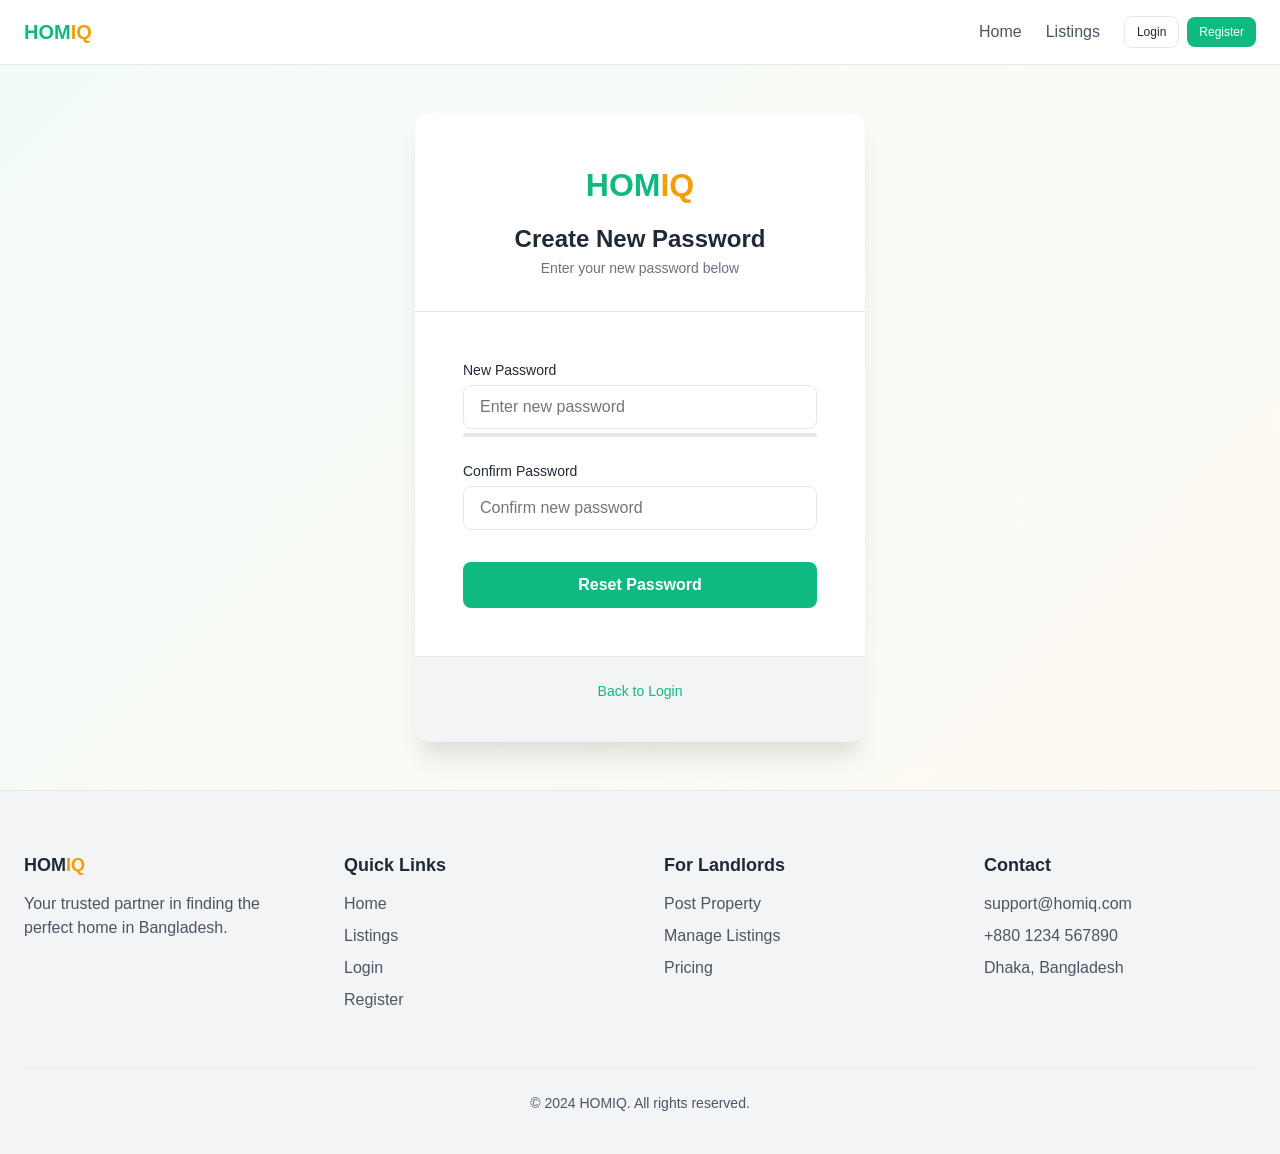
<file: pages/reset-password.html>
<!DOCTYPE html>
<html lang="en">
<head>
    <meta charset="UTF-8">
    <meta name="viewport" content="width=device-width, initial-scale=1.0">
    <title>HOMIQ - Reset Password</title>
    <link rel="stylesheet" href="../css/global.css">
    <link rel="stylesheet" href="../css/auth.css">
</head>
<body>
    <main>
        <div class="auth-container">
            <div class="auth-card">
                <div class="auth-header">
                    <div class="auth-logo">HOM<span>IQ</span></div>
                    <h1 class="auth-title">Create New Password</h1>
                    <p class="auth-subtitle">Enter your new password below</p>
                </div>
                
                <div class="auth-body">
                    <form id="resetForm" class="auth-form">
                        <div class="form-group">
                            <label for="newPassword" class="form-label">New Password</label>
                            <input type="password" id="newPassword" class="form-input" placeholder="Enter new password">
                            <div class="password-strength">
                                <div class="strength-bar">
                                    <div class="strength-fill"></div>
                                </div>
                                <div class="strength-text"></div>
                            </div>
                        </div>
                        
                        <div class="form-group">
                            <label for="confirmPassword" class="form-label">Confirm Password</label>
                            <input type="password" id="confirmPassword" class="form-input" placeholder="Confirm new password">
                        </div>
                        
                        <button type="submit" class="btn btn-primary auth-btn">Reset Password</button>
                    </form>
                </div>
                
                <div class="auth-footer">
                    <p class="auth-footer-text">
                        <a href="login.html" class="auth-footer-link">Back to Login</a>
                    </p>
                </div>
            </div>
        </div>
    </main>

    <script src="../js/main.js"></script>
    <script src="../js/auth.js"></script>
</body>
</html>
</file>
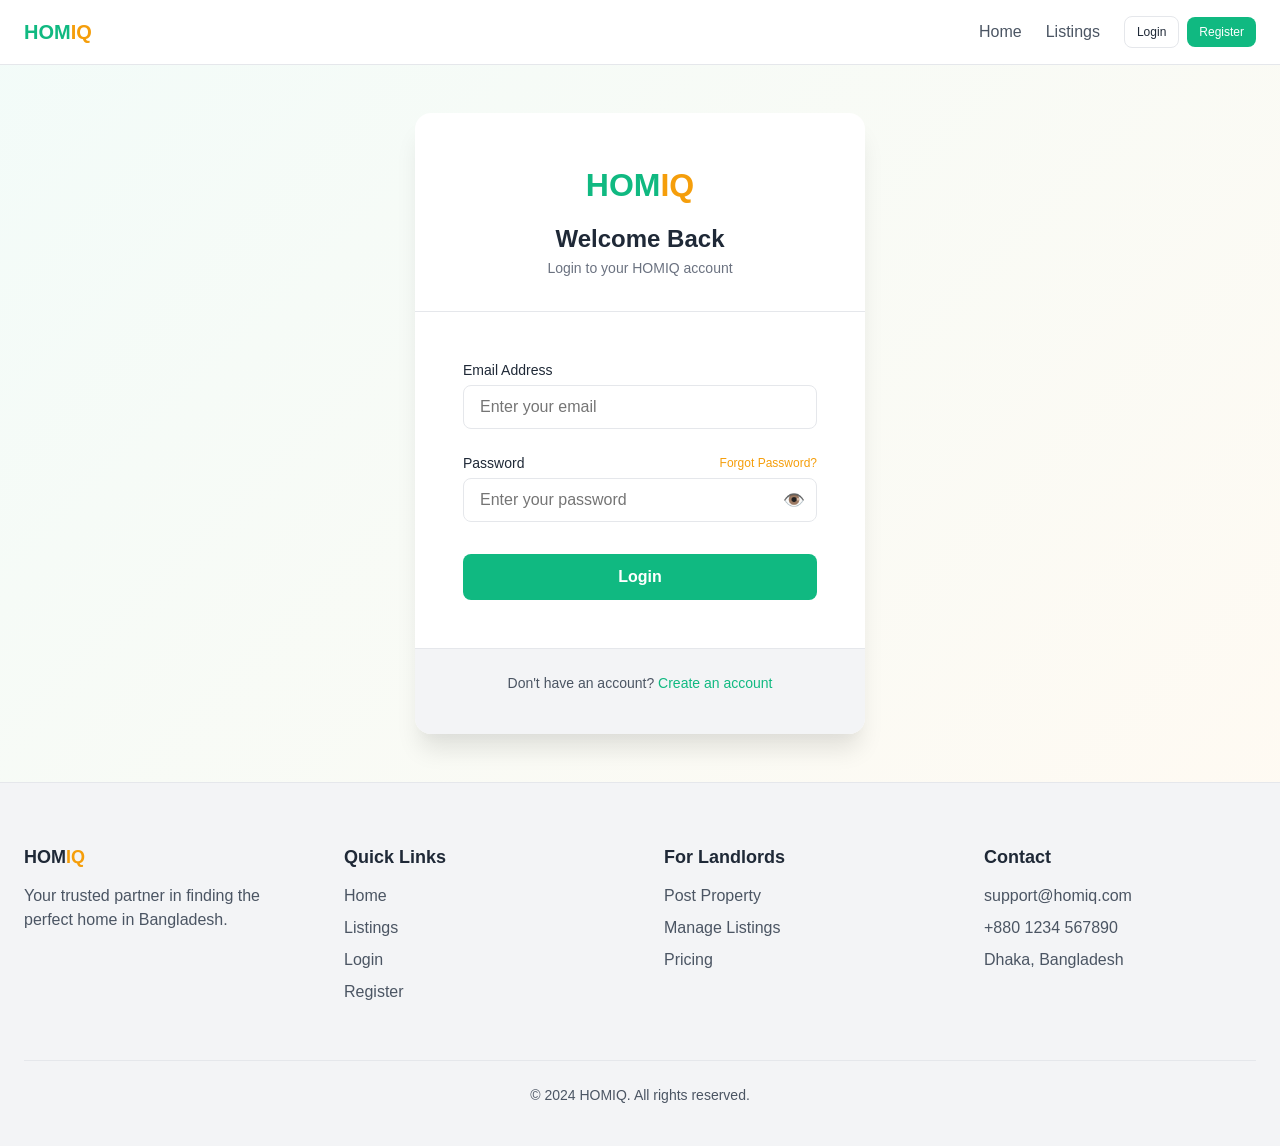
<file: pages/tenant-dashboard.html>
<!DOCTYPE html>
<html lang="en">
<head>
    <meta charset="UTF-8">
    <meta name="viewport" content="width=device-width, initial-scale=1.0">
    <title>My Dashboard - HOMIQ</title>
    <link rel="stylesheet" href="../css/global.css">
    <link rel="stylesheet" href="../css/dashboard.css">
</head>
<body>
    <!-- Navbar will be loaded by main.js -->

    <main>
        <div class="dashboard-container">
            <div class="container">
                <!-- Dashboard Header -->
                <div class="dashboard-header">
                    <div>
                        <h1 class="dashboard-title">My Dashboard</h1>
                        <p class="dashboard-subtitle" id="userGreeting">Welcome to your dashboard</p>
                    </div>
                    <div class="admin-date" id="currentDateTime"></div>
                </div>

                <!-- Stats Cards -->
                <div class="tenant-stats">
                    <div class="stat-card">
                        <div class="stat-icon">🏠</div>
                        <div class="stat-value" id="totalBookings">0</div>
                        <div class="stat-label">Total Bookings</div>
                    </div>
                    <div class="stat-card">
                        <div class="stat-icon">🟢</div>
                        <div class="stat-value" id="activeBookings">0</div>
                        <div class="stat-label">Active Bookings</div>
                    </div>
                    <div class="stat-card">
                        <div class="stat-icon">💰</div>
                        <div class="stat-value" id="totalSpent">0</div>
                        <div class="stat-label">Total Spent</div>
                    </div>
                    <div class="stat-card">
                        <div class="stat-icon">⭐</div>
                        <div class="stat-value" id="memberSince">0</div>
                        <div class="stat-label">Member Since</div>
                    </div>
                </div>

                <!-- Profile Section -->
                <div class="profile-section">
                    <h3 class="section-title">👤 My Profile</h3>
                    <div class="profile-card">
                        <div class="profile-header">
                            <div class="profile-avatar" id="profileAvatar">👤</div>
                            <h2 id="profileName">Loading...</h2>
                            <p id="profileUserId">User ID: ---</p>
                        </div>
                        <div class="profile-info">
                            <div class="info-group">
                                <label>Email</label>
                                <p id="profileEmail">---</p>
                            </div>
                            <div class="info-group">
                                <label>Phone</label>
                                <p id="profilePhone">---</p>
                            </div>
                            <div class="info-group">
                                <label>Member Since</label>
                                <p id="profileJoined">---</p>
                            </div>
                            <div class="info-group">
                                <label>Occupation</label>
                                <p id="profileOccupation">---</p>
                            </div>
                            <div class="info-group">
                                <label>Preferred Area</label>
                                <p id="profilePreferredArea">---</p>
                            </div>
                            <div class="info-group">
                                <label>Current Address</label>
                                <p id="profileCurrentAddress">---</p>
                            </div>
                        </div>
                        <div class="profile-actions">
                            <button class="btn btn-outline" onclick="logout()">Logout</button>
                        </div>
                    </div>
                </div>

                <!-- Active Bookings Section -->
                <div class="bookings-section">
                    <h3 class="section-title">🏠 My Active Bookings</h3>
                    <div id="activeBookingsList" class="properties-grid">
                        <div class="loading-state">Loading your bookings...</div>
                    </div>
                </div>

                <!-- Past Bookings Section -->
                <div class="bookings-section">
                    <h3 class="section-title">📜 Booking History</h3>
                    <div id="pastBookingsList" class="properties-grid">
                        <div class="loading-state">Loading history...</div>
                    </div>
                </div>
            </div>
        </div>

        <!-- Cancel Booking Modal -->
        <div id="cancelModal" class="modal-overlay">
            <div class="modal" style="max-width: 400px;">
                <div class="modal-header">
                    <h3>Cancel Booking</h3>
                    <button class="modal-close" onclick="closeCancelModal()">&times;</button>
                </div>
                <div class="modal-body">
                    <p>Are you sure you want to cancel this booking?</p>
                    <p style="color: var(--error); font-size: 0.875rem;">This action cannot be undone.</p>
                </div>
                <div class="modal-footer">
                    <button class="btn btn-outline" onclick="closeCancelModal()">No, Keep It</button>
                    <button class="btn btn-danger" id="confirmCancelBtn">Yes, Cancel Booking</button>
                </div>
            </div>
        </div>
    </main>

    <!-- Footer will be loaded by main.js -->

    <script src="../js/main.js"></script>
    <script src="../js/tenant-dashboard.js"></script>
</body>
</html>
</file>
<file: css/global.css>
/* ====================================
   HOMIQ - Global Styles
   Color Palette:
   - White: #FFFFFF (backgrounds, cards)
   - Green: #10B981 (primary buttons, available badge, accents)
   - Gold: #F59E0B (highlights, premium feel, logo accent)
   - Dark Gray: #1F2937 (text, headings)
   - Light Gray: #F3F4F6 (secondary backgrounds)
   - Border Gray: #E5E7EB (borders, dividers)
   ==================================== */

/* CSS Variables */
:root {
    /* Colors */
    --white: #FFFFFF;
    --green: #10B981;
    --green-dark: #059669;
    --green-light: #34D399;
    --gold: #F59E0B;
    --gold-dark: #D97706;
    --gold-light: #FBBF24;
    --dark: #1F2937;
    --gray-dark: #4B5563;
    --gray: #6B7280;
    --gray-light: #9CA3AF;
    --gray-bg: #F3F4F6;
    --border: #E5E7EB;
    
    /* Status Colors */
    --available: #10B981;
    --booked: #EF4444;
    --warning: #F59E0B;
    --error: #EF4444;
    --info: #3B82F6;
    
    /* Spacing */
    --spacing-xs: 0.25rem;
    --spacing-sm: 0.5rem;
    --spacing-md: 1rem;
    --spacing-lg: 1.5rem;
    --spacing-xl: 2rem;
    --spacing-2xl: 3rem;
    --spacing-3xl: 4rem;
    
    /* Typography */
    --font-family: 'Inter', -apple-system, BlinkMacSystemFont, 'Segoe UI', Roboto, 'Helvetica Neue', sans-serif;
    --font-size-xs: 0.75rem;
    --font-size-sm: 0.875rem;
    --font-size-base: 1rem;
    --font-size-lg: 1.125rem;
    --font-size-xl: 1.25rem;
    --font-size-2xl: 1.5rem;
    --font-size-3xl: 2rem;
    --font-size-4xl: 2.5rem;
    
    /* Font Weights */
    --font-normal: 400;
    --font-medium: 500;
    --font-semibold: 600;
    --font-bold: 700;
    
    /* Border Radius */
    --radius-sm: 0.25rem;
    --radius-md: 0.5rem;
    --radius-lg: 0.75rem;
    --radius-xl: 1rem;
    --radius-full: 9999px;
    
    /* Shadows */
    --shadow-sm: 0 1px 2px 0 rgba(0, 0, 0, 0.05);
    --shadow-md: 0 4px 6px -1px rgba(0, 0, 0, 0.1), 0 2px 4px -1px rgba(0, 0, 0, 0.06);
    --shadow-lg: 0 10px 15px -3px rgba(0, 0, 0, 0.1), 0 4px 6px -2px rgba(0, 0, 0, 0.05);
    --shadow-xl: 0 20px 25px -5px rgba(0, 0, 0, 0.1), 0 10px 10px -5px rgba(0, 0, 0, 0.02);
    
    /* Transitions */
    --transition-fast: 150ms ease;
    --transition-normal: 250ms ease;
    --transition-slow: 350ms ease;
}

/* Reset & Base */
* {
    margin: 0;
    padding: 0;
    box-sizing: border-box;
}

html {
    font-size: 16px;
    scroll-behavior: smooth;
}

body {
    font-family: var(--font-family);
    font-size: var(--font-size-base);
    color: var(--dark);
    background-color: var(--white);
    line-height: 1.5;
    min-height: 100vh;
    display: flex;
    flex-direction: column;
}

/* Typography */
h1, h2, h3, h4, h5, h6 {
    color: var(--dark);
    font-weight: var(--font-bold);
    line-height: 1.2;
    margin-bottom: var(--spacing-md);
}

h1 { font-size: var(--font-size-4xl); }
h2 { font-size: var(--font-size-3xl); }
h3 { font-size: var(--font-size-2xl); }
h4 { font-size: var(--font-size-xl); }
h5 { font-size: var(--font-size-lg); }
h6 { font-size: var(--font-size-base); }

p {
    margin-bottom: var(--spacing-md);
    color: var(--gray-dark);
}

a {
    color: var(--green);
    text-decoration: none;
    transition: color var(--transition-fast);
}

a:hover {
    color: var(--green-dark);
}

/* Container */
.container {
    max-width: 1280px;
    margin: 0 auto;
    padding: 0 var(--spacing-lg);
}

/* ====================================
   BUTTONS
   ==================================== */

.btn {
    display: inline-flex;
    align-items: center;
    justify-content: center;
    gap: var(--spacing-sm);
    padding: 0.625rem 1.25rem;
    font-size: var(--font-size-sm);
    font-weight: var(--font-medium);
    font-family: var(--font-family);
    border-radius: var(--radius-md);
    border: none;
    cursor: pointer;
    transition: all var(--transition-fast);
    text-decoration: none;
}

.btn-primary {
    background-color: var(--green);
    color: var(--white);
}

.btn-primary:hover {
    background-color: var(--green-dark);
    transform: translateY(-1px);
    box-shadow: var(--shadow-md);
}

.btn-outline {
    background-color: transparent;
    border: 1px solid var(--border);
    color: var(--dark);
}

.btn-outline:hover {
    border-color: var(--green);
    color: var(--green);
}

.btn-gold {
    background-color: var(--gold);
    color: var(--white);
}

.btn-gold:hover {
    background-color: var(--gold-dark);
}

.btn-danger {
    background-color: var(--error);
    color: var(--white);
}

.btn-danger:hover {
    background-color: #DC2626;
}

.btn-sm {
    padding: 0.375rem 0.75rem;
    font-size: var(--font-size-xs);
}

.btn-lg {
    padding: 0.75rem 1.5rem;
    font-size: var(--font-size-base);
}

.btn:disabled {
    opacity: 0.5;
    cursor: not-allowed;
    transform: none;
}

/* ====================================
   CARDS
   ==================================== */

.card {
    background-color: var(--white);
    border-radius: var(--radius-lg);
    box-shadow: var(--shadow-md);
    overflow: hidden;
    transition: all var(--transition-normal);
    border: 1px solid var(--border);
}

.card:hover {
    transform: translateY(-4px);
    box-shadow: var(--shadow-xl);
}

.card-header {
    padding: var(--spacing-lg);
    border-bottom: 1px solid var(--border);
}

.card-body {
    padding: var(--spacing-lg);
}

.card-footer {
    padding: var(--spacing-lg);
    border-top: 1px solid var(--border);
    background-color: var(--gray-bg);
}

/* ====================================
   BADGES
   ==================================== */

.badge {
    display: inline-flex;
    align-items: center;
    padding: 0.25rem 0.625rem;
    font-size: var(--font-size-xs);
    font-weight: var(--font-semibold);
    border-radius: var(--radius-full);
    line-height: 1;
}

.badge-available {
    background-color: var(--available);
    color: var(--white);
}

.badge-booked {
    background-color: var(--booked);
    color: var(--white);
}

.badge-gold {
    background-color: var(--gold);
    color: var(--white);
}

.badge-gray {
    background-color: var(--gray-bg);
    color: var(--gray-dark);
}

/* ====================================
   FORMS
   ==================================== */

.form-group {
    margin-bottom: var(--spacing-lg);
}

.form-label {
    display: block;
    margin-bottom: var(--spacing-sm);
    font-weight: var(--font-medium);
    color: var(--dark);
    font-size: var(--font-size-sm);
}

.form-input,
.form-select,
.form-textarea {
    width: 100%;
    padding: 0.625rem 0.875rem;
    font-size: var(--font-size-base);
    font-family: var(--font-family);
    border: 1px solid var(--border);
    border-radius: var(--radius-md);
    transition: all var(--transition-fast);
    background-color: var(--white);
}

.form-input:focus,
.form-select:focus,
.form-textarea:focus {
    outline: none;
    border-color: var(--green);
    box-shadow: 0 0 0 3px rgba(16, 185, 129, 0.1);
}

.form-textarea {
    resize: vertical;
    min-height: 100px;
}

.form-error {
    color: var(--error);
    font-size: var(--font-size-xs);
    margin-top: var(--spacing-xs);
}

.form-success {
    color: var(--green);
    font-size: var(--font-size-sm);
    margin-top: var(--spacing-sm);
}

/* ====================================
   NAVBAR
   ==================================== */

.navbar {
    background-color: var(--white);
    border-bottom: 1px solid var(--border);
    position: sticky;
    top: 0;
    z-index: 100;
    backdrop-filter: blur(10px);
}

.navbar-container {
    display: flex;
    align-items: center;
    justify-content: space-between;
    padding: var(--spacing-md) var(--spacing-lg);
    max-width: 1280px;
    margin: 0 auto;
}

.navbar-logo {
    font-size: var(--font-size-xl);
    font-weight: var(--font-bold);
    color: var(--green);
}

.navbar-logo span {
    color: var(--gold);
}

.navbar-menu {
    display: flex;
    align-items: center;
    gap: var(--spacing-lg);
}

.navbar-link {
    color: var(--gray-dark);
    font-weight: var(--font-medium);
    transition: color var(--transition-fast);
}

.navbar-link:hover,
.navbar-link.active {
    color: var(--green);
}

.navbar-buttons {
    display: flex;
    align-items: center;
    gap: var(--spacing-sm);
}

.hamburger {
    display: none;
    flex-direction: column;
    cursor: pointer;
    gap: 5px;
}

.hamburger span {
    width: 25px;
    height: 3px;
    background-color: var(--dark);
    border-radius: var(--radius-full);
    transition: all var(--transition-fast);
}

/* ====================================
   FOOTER
   ==================================== */

.footer {
    background-color: var(--gray-bg);
    border-top: 1px solid var(--border);
    padding: var(--spacing-3xl) 0 var(--spacing-lg);
    margin-top: auto;
}

.footer-container {
    max-width: 1280px;
    margin: 0 auto;
    padding: 0 var(--spacing-lg);
}

.footer-content {
    display: grid;
    grid-template-columns: repeat(4, 1fr);
    gap: var(--spacing-2xl);
    margin-bottom: var(--spacing-2xl);
}

.footer-title {
    font-size: var(--font-size-lg);
    font-weight: var(--font-semibold);
    margin-bottom: var(--spacing-md);
    color: var(--dark);
}

.footer-links {
    list-style: none;
}

.footer-links li {
    margin-bottom: var(--spacing-sm);
}

.footer-links a {
    color: var(--gray-dark);
    transition: color var(--transition-fast);
}

.footer-links a:hover {
    color: var(--green);
}

.footer-bottom {
    text-align: center;
    padding-top: var(--spacing-lg);
    border-top: 1px solid var(--border);
    color: var(--gray);
    font-size: var(--font-size-sm);
}

/* ====================================
   UTILITY CLASSES
   ==================================== */

.text-center { text-align: center; }
.text-left { text-align: left; }
.text-right { text-align: right; }

.text-green { color: var(--green); }
.text-gold { color: var(--gold); }
.text-dark { color: var(--dark); }
.text-gray { color: var(--gray); }

.bg-white { background-color: var(--white); }
.bg-gray { background-color: var(--gray-bg); }
.bg-green { background-color: var(--green); }
.bg-gold { background-color: var(--gold); }

.mt-1 { margin-top: var(--spacing-sm); }
.mt-2 { margin-top: var(--spacing-md); }
.mt-3 { margin-top: var(--spacing-lg); }
.mt-4 { margin-top: var(--spacing-xl); }

.mb-1 { margin-bottom: var(--spacing-sm); }
.mb-2 { margin-bottom: var(--spacing-md); }
.mb-3 { margin-bottom: var(--spacing-lg); }
.mb-4 { margin-bottom: var(--spacing-xl); }

.p-1 { padding: var(--spacing-sm); }
.p-2 { padding: var(--spacing-md); }
.p-3 { padding: var(--spacing-lg); }
.p-4 { padding: var(--spacing-xl); }

.flex { display: flex; }
.flex-col { flex-direction: column; }
.items-center { align-items: center; }
.justify-between { justify-content: space-between; }
.gap-1 { gap: var(--spacing-sm); }
.gap-2 { gap: var(--spacing-md); }

.grid { display: grid; }
.grid-cols-2 { grid-template-columns: repeat(2, 1fr); }
.grid-cols-3 { grid-template-columns: repeat(3, 1fr); }
.grid-cols-4 { grid-template-columns: repeat(4, 1fr); }

.w-full { width: 100%; }
.h-full { height: 100%; }

.rounded { border-radius: var(--radius-md); }
.rounded-lg { border-radius: var(--radius-lg); }
.rounded-full { border-radius: var(--radius-full); }

.shadow { box-shadow: var(--shadow-md); }
.shadow-lg { box-shadow: var(--shadow-lg); }

/* ====================================
   RESPONSIVE DESIGN
   ==================================== */

@media (max-width: 768px) {
    :root {
        --font-size-4xl: 2rem;
        --font-size-3xl: 1.75rem;
        --font-size-2xl: 1.25rem;
    }
    
    .hamburger {
        display: flex;
    }
    
    .navbar-menu {
        display: none;
        position: absolute;
        top: 60px;
        left: 0;
        right: 0;
        flex-direction: column;
        background-color: var(--white);
        border-bottom: 1px solid var(--border);
        padding: var(--spacing-md);
        gap: var(--spacing-md);
    }
    
    .navbar-menu.active {
        display: flex;
    }
    
    .navbar-buttons {
        display: none;
    }
    
    .footer-content {
        grid-template-columns: repeat(2, 1fr);
    }
    
    .grid-cols-3,
    .grid-cols-4 {
        grid-template-columns: repeat(2, 1fr);
    }
}

@media (max-width: 480px) {
    .footer-content {
        grid-template-columns: 1fr;
    }
    
    .grid-cols-2,
    .grid-cols-3,
    .grid-cols-4 {
        grid-template-columns: 1fr;
    }
    
    .container {
        padding: 0 var(--spacing-md);
    }
}
/* Image overflow fix */
img {
    max-width: 100%;
    display: block;
}

/* Prevent card overflow */
.property-card {
    max-width: 100%;
}

/* Loading State for Buttons */
.btn-loading {
    position: relative;
    pointer-events: none;
    opacity: 0.7;
}

.btn-loading::after {
    content: '';
    position: absolute;
    width: 16px;
    height: 16px;
    top: 50%;
    left: 50%;
    margin-left: -8px;
    margin-top: -8px;
    border: 2px solid white;
    border-top-color: transparent;
    border-radius: 50%;
    animation: spin 0.8s linear infinite;
}

@keyframes spin {
    to { transform: rotate(360deg); }
}


/* Additional Mobile Fixes */
@media (max-width: 768px) {
    /* Fix table overflow */
    .admin-table-container,
    .properties-table-container {
        overflow-x: auto;
        -webkit-overflow-scrolling: touch;
    }
    
    .admin-table,
    .properties-table {
        min-width: 600px;
    }
    
    /* Fix card layouts */
    .properties-grid,
    .admin-stats,
    .quick-actions {
        gap: var(--spacing-md);
    }
    
    /* Fix filter bar */
    .admin-search-bar,
    .filter-sidebar {
        padding: var(--spacing-md);
    }
    
    /* Fix modal on mobile */
    .modal {
        width: 95%;
        margin: var(--spacing-md);
    }
    
    .modal-body {
        max-height: 70vh;
    }
    
    /* Fix font sizes */
    .hero-title {
        font-size: 1.75rem;
    }
    
    .property-title {
        font-size: 1.25rem;
    }
    
    /* Fix buttons */
    .btn,
    .action-btn {
        padding: 0.5rem 1rem;
    }
    
    /* Fix spacing */
    .container {
        padding: 0 var(--spacing-md);
    }
    
    .dashboard-container {
        padding: var(--spacing-xl) 0;
    }
}

@media (max-width: 480px) {
    /* Stack all actions vertically */
    .booking-actions,
    .table-actions {
        flex-direction: column;
        gap: var(--spacing-xs);
    }
    
    .booking-actions button,
    .table-actions button {
        width: 100%;
    }
    
    /* Fix stats cards */
    .tenant-stats,
    .admin-stats {
        grid-template-columns: 1fr;
    }
    
    /* Fix quick actions */
    .quick-actions {
        grid-template-columns: repeat(2, 1fr);
    }
    
    /* Fix property cards */
    .property-card-content {
        padding: var(--spacing-md);
    }
    
    .property-card-title {
        font-size: 0.875rem;
    }
}



/* Smooth Scrolling */
html {
    scroll-behavior: smooth;
}

/* Focus Styles for Accessibility */
*:focus {
    outline: 2px solid var(--green);
    outline-offset: 2px;
}

/* Disable outline for mouse users */
*:focus:not(:focus-visible) {
    outline: none;
}



/* Toast Notifications */
.toast {
    position: fixed;
    bottom: 20px;
    right: 20px;
    background: var(--dark);
    color: white;
    padding: 12px 20px;
    border-radius: 8px;
    z-index: 1000;
    animation: slideUp 0.3s ease;
    box-shadow: var(--shadow-lg);
}

.toast-success {
    background: var(--green);
}

.toast-error {
    background: var(--error);
}

.toast-warning {
    background: var(--gold);
}

@keyframes slideUp {
    from {
        transform: translateY(100px);
        opacity: 0;
    }
    to {
        transform: translateY(0);
        opacity: 1;
    }
}
</file>
<file: css/auth.css>
/* ====================================
   HOMIQ - Authentication Pages Styles
   (Login, Register, Forgot Password, OTP, Reset Password)
   ==================================== */

/* Auth Container */
.auth-container {
    min-height: calc(100vh - 200px);
    display: flex;
    align-items: center;
    justify-content: center;
    padding: var(--spacing-2xl) var(--spacing-lg);
    background: linear-gradient(135deg, rgba(16, 185, 129, 0.05) 0%, rgba(245, 158, 11, 0.05) 100%);
}

/* Auth Card */
.auth-card {
    background: var(--white);
    border-radius: var(--radius-xl);
    box-shadow: var(--shadow-xl);
    max-width: 450px;
    width: 100%;
    overflow: hidden;
    animation: fadeInUp 0.5s ease;
}

@keyframes fadeInUp {
    from {
        opacity: 0;
        transform: translateY(20px);
    }
    to {
        opacity: 1;
        transform: translateY(0);
    }
}

/* Auth Header */
.auth-header {
    padding: var(--spacing-2xl) var(--spacing-2xl) var(--spacing-md);
    text-align: center;
    border-bottom: 1px solid var(--border);
}

.auth-logo {
    font-size: 2rem;
    font-weight: var(--font-bold);
    color: var(--green);
    margin-bottom: var(--spacing-md);
    display: inline-block;
}

.auth-logo span {
    color: var(--gold);
}

.auth-title {
    font-size: var(--font-size-2xl);
    color: var(--dark);
    margin-bottom: var(--spacing-xs);
}

.auth-subtitle {
    color: var(--gray);
    font-size: var(--font-size-sm);
}

/* Auth Body */
.auth-body {
    padding: var(--spacing-2xl);
}

/* Auth Footer */
.auth-footer {
    padding: var(--spacing-lg) var(--spacing-2xl);
    text-align: center;
    background-color: var(--gray-bg);
    border-top: 1px solid var(--border);
}

.auth-footer-text {
    color: var(--gray-dark);
    font-size: var(--font-size-sm);
}

.auth-footer-link {
    color: var(--green);
    font-weight: var(--font-medium);
    text-decoration: none;
}

.auth-footer-link:hover {
    text-decoration: underline;
}

/* Form Styles (override global for auth) */
.auth-form .form-group {
    margin-bottom: var(--spacing-lg);
}

.auth-form .form-label {
    display: flex;
    justify-content: space-between;
    align-items: center;
    margin-bottom: var(--spacing-xs);
}

.auth-form .form-input {
    padding: 0.75rem 1rem;
    font-size: var(--font-size-base);
    border-radius: var(--radius-md);
}

/* Forgot Password Link */
.forgot-link {
    font-size: var(--font-size-xs);
    color: var(--gold);
    text-decoration: none;
}

.forgot-link:hover {
    text-decoration: underline;
}

/* Submit Button */
.auth-btn {
    width: 100%;
    padding: 0.875rem;
    font-size: var(--font-size-base);
    font-weight: var(--font-semibold);
    margin-top: var(--spacing-sm);
}

/* Role Selector (for register page) */
.role-selector {
    display: flex;
    gap: var(--spacing-md);
    margin-top: var(--spacing-xs);
}

.role-option {
    flex: 1;
    position: relative;
}

.role-option input {
    position: absolute;
    opacity: 0;
    width: 0;
    height: 0;
}

.role-option label {
    display: flex;
    align-items: center;
    justify-content: center;
    gap: var(--spacing-sm);
    padding: 0.75rem;
    border: 2px solid var(--border);
    border-radius: var(--radius-md);
    cursor: pointer;
    transition: all var(--transition-fast);
    font-weight: var(--font-medium);
    color: var(--gray-dark);
}

.role-option input:checked + label {
    border-color: var(--green);
    background-color: rgba(16, 185, 129, 0.05);
    color: var(--green);
}

.role-option label:hover {
    border-color: var(--green);
}

/* Alert Messages */
.alert {
    padding: 0.875rem 1rem;
    border-radius: var(--radius-md);
    margin-bottom: var(--spacing-lg);
    font-size: var(--font-size-sm);
}

.alert-success {
    background-color: rgba(16, 185, 129, 0.1);
    border: 1px solid var(--green);
    color: var(--green-dark);
}

.alert-error {
    background-color: rgba(239, 68, 68, 0.1);
    border: 1px solid var(--error);
    color: var(--error);
}

.alert-warning {
    background-color: rgba(245, 158, 11, 0.1);
    border: 1px solid var(--gold);
    color: var(--gold-dark);
}

/* Password Strength Meter (for register) */
.password-strength {
    margin-top: var(--spacing-xs);
}

.strength-bar {
    height: 4px;
    background-color: var(--border);
    border-radius: var(--radius-full);
    overflow: hidden;
    margin-bottom: var(--spacing-xs);
}

.strength-fill {
    height: 100%;
    width: 0%;
    transition: width var(--transition-fast);
}

.strength-text {
    font-size: var(--font-size-xs);
    color: var(--gray);
}

.strength-fill.weak { background-color: var(--error); width: 33%; }
.strength-fill.medium { background-color: var(--gold); width: 66%; }
.strength-fill.strong { background-color: var(--green); width: 100%; }

/* OTP Input Group */
.otp-group {
    display: flex;
    gap: var(--spacing-md);
    justify-content: center;
    margin-bottom: var(--spacing-lg);
}

.otp-input {
    width: 50px;
    height: 60px;
    text-align: center;
    font-size: var(--font-size-xl);
    font-weight: var(--font-bold);
    border: 2px solid var(--border);
    border-radius: var(--radius-md);
    background-color: var(--white);
}

.otp-input:focus {
    border-color: var(--green);
    outline: none;
}

/* Resend Timer */
.resend-timer {
    text-align: center;
    font-size: var(--font-size-sm);
    color: var(--gray);
    margin-top: var(--spacing-md);
}

.resend-link {
    color: var(--green);
    cursor: pointer;
    font-weight: var(--font-medium);
}

.resend-link.disabled {
    color: var(--gray-light);
    cursor: not-allowed;
}

/* Responsive */
@media (max-width: 480px) {
    .auth-card {
        margin: 0 var(--spacing-md);
    }
    
    .auth-header {
        padding: var(--spacing-xl) var(--spacing-lg) var(--spacing-md);
    }
    
    .auth-body {
        padding: var(--spacing-xl);
    }
    
    .auth-footer {
        padding: var(--spacing-lg);
    }
    
    .otp-input {
        width: 40px;
        height: 50px;
        font-size: var(--font-size-lg);
    }
    
    .role-selector {
        flex-direction: column;
        gap: var(--spacing-sm);
    }
}

/* Password Visibility Toggle */
.password-toggle {
    background: none;
    border: none;
    cursor: pointer;
    font-size: 1.2rem;
    padding: 0;
    color: var(--gray);
    transition: color var(--transition-fast);
}

.password-toggle:hover {
    color: var(--green);
}

/* Position relative wrapper for password fields */
.form-group {
    position: relative;
}

/* Enhanced Registration Styles */
.form-section {
    margin-bottom: var(--spacing-xl);
    padding-bottom: var(--spacing-lg);
    border-bottom: 1px solid var(--border);
}

.form-section:last-child {
    border-bottom: none;
    margin-bottom: 0;
    padding-bottom: 0;
}

.section-title {
    font-size: var(--font-size-base);
    font-weight: var(--font-semibold);
    color: var(--dark);
    margin-bottom: var(--spacing-lg);
    padding-left: var(--spacing-sm);
    border-left: 3px solid var(--green);
}

.form-hint {
    display: block;
    font-size: var(--font-size-xs);
    color: var(--gray);
    margin-top: var(--spacing-xs);
}

.role-selection-container {
    margin-bottom: var(--spacing-xl);
}

.role-specific-fields {
    animation: fadeIn 0.3s ease;
}

.verification-section {
    background: var(--gray-bg);
    padding: var(--spacing-lg);
    border-radius: var(--radius-md);
    margin-top: var(--spacing-md);
}

.verification-section .section-title {
    margin-top: 0;
}

/* Success/Error message for verification */
.verification-status {
    font-size: var(--font-size-xs);
    margin-top: var(--spacing-xs);
    padding: var(--spacing-xs) var(--spacing-sm);
    border-radius: var(--radius-sm);
}

.verification-status.success {
    color: var(--green);
    background: rgba(16, 185, 129, 0.1);
}

.verification-status.error {
    color: var(--error);
    background: rgba(239, 68, 68, 0.1);
}

/* Modal Styles for Terms & Privacy */
.modal-overlay {
    position: fixed;
    top: 0;
    left: 0;
    right: 0;
    bottom: 0;
    background: rgba(0, 0, 0, 0.7);
    display: flex;
    align-items: center;
    justify-content: center;
    z-index: 2000;
    display: none;
    backdrop-filter: blur(3px);
}

.modal-overlay.active {
    display: flex;
}

.modal {
    background: var(--white);
    border-radius: var(--radius-xl);
    max-width: 600px;
    width: 90%;
    max-height: 80vh;
    overflow: hidden;
    animation: modalSlideIn 0.3s ease;
    box-shadow: var(--shadow-xl);
}

@keyframes modalSlideIn {
    from {
        transform: translateY(-50px);
        opacity: 0;
    }
    to {
        transform: translateY(0);
        opacity: 1;
    }
}

.modal-header {
    padding: var(--spacing-lg);
    border-bottom: 1px solid var(--border);
    display: flex;
    justify-content: space-between;
    align-items: center;
    background: linear-gradient(135deg, var(--green) 0%, var(--green-dark) 100%);
}

.modal-header h3 {
    color: var(--white);
    margin-bottom: 0;
}

.modal-close {
    background: none;
    border: none;
    font-size: 1.5rem;
    cursor: pointer;
    color: var(--white);
    transition: all var(--transition-fast);
}

.modal-close:hover {
    transform: scale(1.1);
}

.modal-body {
    padding: var(--spacing-lg);
    overflow-y: auto;
    max-height: 60vh;
}

.modal-content h4 {
    font-size: var(--font-size-base);
    color: var(--green);
    margin-top: var(--spacing-md);
    margin-bottom: var(--spacing-sm);
}

.modal-content h4:first-child {
    margin-top: 0;
}

.modal-content p {
    font-size: var(--font-size-sm);
    color: var(--gray-dark);
    margin-bottom: var(--spacing-md);
    line-height: 1.5;
}

.modal-footer-note {
    font-size: var(--font-size-xs);
    color: var(--gray);
    margin-top: var(--spacing-lg);
    padding-top: var(--spacing-md);
    border-top: 1px solid var(--border);
}

.modal-footer {
    padding: var(--spacing-lg);
    border-top: 1px solid var(--border);
    display: flex;
    justify-content: flex-end;
    gap: var(--spacing-md);
    background: var(--gray-bg);
}

/* ====================================
   MODAL STYLES (for Admin Dashboard)
   ==================================== */

.modal-overlay {
    position: fixed;
    top: 0;
    left: 0;
    right: 0;
    bottom: 0;
    background: rgba(0, 0, 0, 0.7);
    display: flex;
    align-items: center;
    justify-content: center;
    z-index: 2000;
    display: none;
    backdrop-filter: blur(3px);
}

.modal-overlay.active {
    display: flex;
}

.modal {
    background: var(--white);
    border-radius: var(--radius-xl);
    max-width: 600px;
    width: 90%;
    max-height: 80vh;
    overflow: hidden;
    animation: modalSlideIn 0.3s ease;
    box-shadow: var(--shadow-xl);
}

@keyframes modalSlideIn {
    from {
        transform: translateY(-50px);
        opacity: 0;
    }
    to {
        transform: translateY(0);
        opacity: 1;
    }
}

.modal-header {
    padding: var(--spacing-lg);
    border-bottom: 1px solid var(--border);
    display: flex;
    justify-content: space-between;
    align-items: center;
    background: linear-gradient(135deg, var(--green) 0%, var(--green-dark) 100%);
}

.modal-header h3 {
    color: var(--white);
    margin-bottom: 0;
}

.modal-close {
    background: none;
    border: none;
    font-size: 1.5rem;
    cursor: pointer;
    color: var(--white);
    transition: all var(--transition-fast);
}

.modal-close:hover {
    transform: scale(1.1);
}

.modal-body {
    padding: var(--spacing-lg);
    overflow-y: auto;
    max-height: 60vh;
}

.modal-footer {
    padding: var(--spacing-lg);
    border-top: 1px solid var(--border);
    display: flex;
    justify-content: flex-end;
    gap: var(--spacing-md);
    background: var(--gray-bg);
}

/* Message Popup */
.message {
    position: fixed;
    top: 80px;
    right: 20px;
    padding: 12px 20px;
    border-radius: 8px;
    z-index: 1000;
    animation: slideIn 0.3s ease;
    font-size: var(--font-size-sm);
    font-weight: var(--font-medium);
}

.message-success {
    background: var(--green);
    color: white;
}

.message-error {
    background: var(--error);
    color: white;
}

.message-warning {
    background: var(--gold);
    color: white;
}

@keyframes slideIn {
    from {
        transform: translateX(100%);
        opacity: 0;
    }
    to {
        transform: translateX(0);
        opacity: 1;
    }
}


/* Better Form Validation Styles */
.form-input.error {
    border-color: #EF4444;
    background-color: rgba(239, 68, 68, 0.05);
}

.form-input.success {
    border-color: #10B981;
}

.error-message {
    color: #EF4444;
    font-size: 0.75rem;
    margin-top: 0.25rem;
    display: block;
}

.success-message {
    color: #10B981;
    font-size: 0.75rem;
    margin-top: 0.25rem;
    display: block;
}
</file>
<file: css/dashboard.css>
/* ====================================
   ADMIN DASHBOARD SPECIFIC STYLES
   ==================================== */

/* Stats Cards for Admin */
.admin-stats {
    display: grid;
    grid-template-columns: repeat(4, 1fr);
    gap: var(--spacing-lg);
    margin-bottom: var(--spacing-2xl);
}

.admin-stat-card {
    background: var(--white);
    border: 1px solid var(--border);
    border-radius: var(--radius-lg);
    padding: var(--spacing-lg);
    transition: all var(--transition-fast);
    position: relative;
    overflow: hidden;
}

.admin-stat-card::before {
    content: '';
    position: absolute;
    top: 0;
    left: 0;
    width: 100%;
    height: 4px;
    background: var(--green);
}

.admin-stat-card:hover {
    transform: translateY(-4px);
    box-shadow: var(--shadow-md);
}

.admin-stat-icon {
    font-size: 2rem;
    margin-bottom: var(--spacing-sm);
}

.admin-stat-value {
    font-size: var(--font-size-3xl);
    font-weight: var(--font-bold);
    color: var(--dark);
    margin-bottom: var(--spacing-xs);
}

.admin-stat-label {
    font-size: var(--font-size-sm);
    color: var(--gray);
}

/* Search and Filter Bar */
.admin-search-bar {
    display: flex;
    justify-content: space-between;
    align-items: center;
    gap: var(--spacing-md);
    margin-bottom: var(--spacing-lg);
    flex-wrap: wrap;
}

.admin-search {
    flex: 1;
    max-width: 300px;
    position: relative;
}

.admin-search input {
    width: 100%;
    padding: 0.625rem 1rem 0.625rem 2.5rem;
    border: 1px solid var(--border);
    border-radius: var(--radius-md);
    font-size: var(--font-size-sm);
}

.admin-search::before {
    content: '🔍';
    position: absolute;
    left: 10px;
    top: 50%;
    transform: translateY(-50%);
    font-size: 0.875rem;
}

.admin-filter {
    display: flex;
    gap: var(--spacing-sm);
}

.admin-filter select {
    padding: 0.625rem 1rem;
    border: 1px solid var(--border);
    border-radius: var(--radius-md);
    background: var(--white);
    font-size: var(--font-size-sm);
}

/* Action Buttons */
.action-btn {
    padding: 0.375rem 0.75rem;
    border-radius: var(--radius-md);
    font-size: var(--font-size-xs);
    cursor: pointer;
    transition: all var(--transition-fast);
    border: none;
}

.action-btn-view {
    background: var(--info);
    color: white;
}

.action-btn-edit {
    background: var(--gold);
    color: white;
}

.action-btn-delete {
    background: var(--error);
    color: white;
}

.action-btn-ban {
    background: #DC2626;
    color: white;
}

.action-btn-verify {
    background: var(--green);
    color: white;
}

.status-badge {
    display: inline-flex;
    padding: 0.25rem 0.625rem;
    border-radius: var(--radius-full);
    font-size: var(--font-size-xs);
    font-weight: var(--font-semibold);
}

.status-active {
    background: rgba(16, 185, 129, 0.1);
    color: var(--green);
}

.status-inactive {
    background: rgba(239, 68, 68, 0.1);
    color: var(--error);
}

.status-pending {
    background: rgba(245, 158, 11, 0.1);
    color: var(--gold);
}

/* Admin Table */
.admin-table-container {
    overflow-x: auto;
    background: var(--white);
    border-radius: var(--radius-lg);
    border: 1px solid var(--border);
}

.admin-table {
    width: 100%;
    border-collapse: collapse;
}

.admin-table th,
.admin-table td {
    padding: var(--spacing-md);
    text-align: left;
    border-bottom: 1px solid var(--border);
}

.admin-table th {
    background: var(--gray-bg);
    font-weight: var(--font-semibold);
    color: var(--dark);
    font-size: var(--font-size-sm);
}

.admin-table td {
    font-size: var(--font-size-sm);
    color: var(--gray-dark);
}

.admin-table tr:hover {
    background: var(--gray-bg);
}

/* User Avatar in Table */
.user-avatar {
    width: 35px;
    height: 35px;
    background: linear-gradient(135deg, var(--green), var(--green-dark));
    border-radius: var(--radius-full);
    display: flex;
    align-items: center;
    justify-content: center;
    color: white;
    font-weight: var(--font-bold);
}

/* Status Toggle Switch */
.switch {
    position: relative;
    display: inline-block;
    width: 50px;
    height: 24px;
}

.switch input {
    opacity: 0;
    width: 0;
    height: 0;
}

.slider {
    position: absolute;
    cursor: pointer;
    top: 0;
    left: 0;
    right: 0;
    bottom: 0;
    background-color: var(--gray);
    transition: 0.3s;
    border-radius: 34px;
}

.slider:before {
    position: absolute;
    content: "";
    height: 18px;
    width: 18px;
    left: 3px;
    bottom: 3px;
    background-color: white;
    transition: 0.3s;
    border-radius: 50%;
}

input:checked + .slider {
    background-color: var(--green);
}

input:checked + .slider:before {
    transform: translateX(26px);
}

/* Quick Actions Panel */
.quick-actions {
    display: grid;
    grid-template-columns: repeat(6, 1fr);
    gap: var(--spacing-md);
    margin-bottom: var(--spacing-2xl);
}

.quick-action-card {
    background: var(--white);
    border: 1px solid var(--border);
    border-radius: var(--radius-lg);
    padding: var(--spacing-md);
    text-align: center;
    cursor: pointer;
    transition: all var(--transition-fast);
}

.quick-action-card:hover {
    transform: translateY(-4px);
    border-color: var(--green);
    box-shadow: var(--shadow-md);
}

.quick-action-icon {
    font-size: 1.5rem;
    margin-bottom: var(--spacing-sm);
}

.quick-action-title {
    font-size: var(--font-size-xs);
    font-weight: var(--font-medium);
    color: var(--dark);
}

/* Report Section */
.report-section {
    background: var(--gray-bg);
    border-radius: var(--radius-lg);
    padding: var(--spacing-lg);
    margin-top: var(--spacing-xl);
}

.report-title {
    font-size: var(--font-size-lg);
    font-weight: var(--font-semibold);
    margin-bottom: var(--spacing-md);
}

.report-buttons {
    display: flex;
    gap: var(--spacing-md);
    flex-wrap: wrap;
}

.report-btn {
    display: inline-flex;
    align-items: center;
    gap: var(--spacing-sm);
    padding: 0.625rem 1.25rem;
    background: var(--white);
    border: 1px solid var(--border);
    border-radius: var(--radius-md);
    cursor: pointer;
    transition: all var(--transition-fast);
}

.report-btn:hover {
    border-color: var(--green);
    background: rgba(16, 185, 129, 0.05);
}

/* Responsive */
@media (max-width: 1024px) {
    .admin-stats,
    .quick-actions {
        grid-template-columns: repeat(2, 1fr);
    }
}

@media (max-width: 768px) {
    .admin-stats {
        grid-template-columns: 1fr;
    }
    
    .quick-actions {
        grid-template-columns: repeat(3, 1fr);
    }
    
    .admin-search-bar {
        flex-direction: column;
        align-items: stretch;
    }
    
    .admin-search {
        max-width: none;
    }
    
    .admin-table th,
    .admin-table td {
        padding: var(--spacing-sm);
    }
}

@media (max-width: 480px) {
    .quick-actions {
        grid-template-columns: repeat(2, 1fr);
    }
}

/* ====================================
   MODAL STYLES (for Admin Dashboard)
   ==================================== */

.modal-overlay {
    position: fixed;
    top: 0;
    left: 0;
    right: 0;
    bottom: 0;
    background: rgba(0, 0, 0, 0.7);
    display: flex;
    align-items: center;
    justify-content: center;
    z-index: 2000;
    display: none;
    backdrop-filter: blur(3px);
}

.modal-overlay.active {
    display: flex;
}

.modal {
    background: var(--white);
    border-radius: var(--radius-xl);
    max-width: 600px;
    width: 90%;
    max-height: 80vh;
    overflow: hidden;
    animation: modalSlideIn 0.3s ease;
    box-shadow: var(--shadow-xl);
}

@keyframes modalSlideIn {
    from {
        transform: translateY(-50px);
        opacity: 0;
    }
    to {
        transform: translateY(0);
        opacity: 1;
    }
}

.modal-header {
    padding: var(--spacing-lg);
    border-bottom: 1px solid var(--border);
    display: flex;
    justify-content: space-between;
    align-items: center;
    background: linear-gradient(135deg, var(--green) 0%, var(--green-dark) 100%);
}

.modal-header h3 {
    color: var(--white);
    margin-bottom: 0;
}

.modal-close {
    background: none;
    border: none;
    font-size: 1.5rem;
    cursor: pointer;
    color: var(--white);
    transition: all var(--transition-fast);
}

.modal-close:hover {
    transform: scale(1.1);
}

.modal-body {
    padding: var(--spacing-lg);
    overflow-y: auto;
    max-height: 60vh;
}

.modal-footer {
    padding: var(--spacing-lg);
    border-top: 1px solid var(--border);
    display: flex;
    justify-content: flex-end;
    gap: var(--spacing-md);
    background: var(--gray-bg);
}

/* Message Popup */
.message {
    position: fixed;
    top: 80px;
    right: 20px;
    padding: 12px 20px;
    border-radius: 8px;
    z-index: 1000;
    animation: slideIn 0.3s ease;
    font-size: var(--font-size-sm);
    font-weight: var(--font-medium);
}

.message-success {
    background: var(--green);
    color: white;
}

.message-error {
    background: var(--error);
    color: white;
}

.message-warning {
    background: var(--gold);
    color: white;
}

@keyframes slideIn {
    from {
        transform: translateX(100%);
        opacity: 0;
    }
    to {
        transform: translateX(0);
        opacity: 1;
    }
}


/* ====================================
   TENANT DASHBOARD STYLES
   ==================================== */

.tenant-stats {
    display: grid;
    grid-template-columns: repeat(4, 1fr);
    gap: var(--spacing-lg);
    margin-bottom: var(--spacing-2xl);
}

.stat-card {
    background: var(--white);
    border: 1px solid var(--border);
    border-radius: var(--radius-lg);
    padding: var(--spacing-lg);
    text-align: center;
    transition: all var(--transition-fast);
}

.stat-card:hover {
    transform: translateY(-4px);
    box-shadow: var(--shadow-md);
}

.stat-icon {
    font-size: 2rem;
    margin-bottom: var(--spacing-sm);
}

.stat-value {
    font-size: var(--font-size-2xl);
    font-weight: var(--font-bold);
    color: var(--dark);
}

.stat-label {
    font-size: var(--font-size-sm);
    color: var(--gray);
}

/* Booking Cards */
.booking-card {
    background: var(--white);
    border: 1px solid var(--border);
    border-radius: var(--radius-lg);
    overflow: hidden;
    transition: all var(--transition-fast);
    display: flex;
    flex-direction: column;
}

.booking-card:hover {
    transform: translateY(-4px);
    box-shadow: var(--shadow-md);
}

.booking-card.past {
    opacity: 0.8;
}

.booking-card-image {
    position: relative;
    height: 180px;
    overflow: hidden;
}

.booking-card-image img {
    width: 100%;
    height: 100%;
    object-fit: cover;
}

.booking-card-image .badge {
    position: absolute;
    top: var(--spacing-md);
    right: var(--spacing-md);
}

.booking-card-content {
    padding: var(--spacing-lg);
}

.booking-title {
    font-size: var(--font-size-lg);
    font-weight: var(--font-semibold);
    margin-bottom: var(--spacing-xs);
}

.booking-location {
    font-size: var(--font-size-sm);
    color: var(--gray);
    margin-bottom: var(--spacing-sm);
}

.booking-details {
    display: flex;
    gap: var(--spacing-md);
    margin-bottom: var(--spacing-lg);
    font-size: var(--font-size-sm);
    color: var(--gray-dark);
}

.booking-actions {
    display: flex;
    gap: var(--spacing-sm);
}

/* Profile Container */
.profile-container {
    max-width: 600px;
    margin: 0 auto;
}

.profile-card {
    background: var(--white);
    border: 1px solid var(--border);
    border-radius: var(--radius-xl);
    overflow: hidden;
}

.profile-header {
    background: linear-gradient(135deg, var(--green) 0%, var(--green-dark) 100%);
    padding: var(--spacing-2xl);
    text-align: center;
    color: var(--white);
}

.profile-avatar {
    width: 80px;
    height: 80px;
    background: var(--white);
    border-radius: var(--radius-full);
    display: flex;
    align-items: center;
    justify-content: center;
    font-size: 3rem;
    margin: 0 auto var(--spacing-md);
}

.profile-header h2 {
    color: var(--white);
    margin-bottom: var(--spacing-xs);
}

.profile-header p {
    color: rgba(255, 255, 255, 0.8);
    margin-bottom: 0;
}

.profile-info {
    padding: var(--spacing-2xl);
}

.info-group {
    margin-bottom: var(--spacing-lg);
    padding-bottom: var(--spacing-md);
    border-bottom: 1px solid var(--border);
}

.info-group label {
    display: block;
    font-size: var(--font-size-xs);
    color: var(--gray);
    margin-bottom: var(--spacing-xs);
}

.info-group p {
    font-size: var(--font-size-base);
    font-weight: var(--font-medium);
    color: var(--dark);
    margin-bottom: 0;
}

.section-title {
    font-size: var(--font-size-xl);
    margin-bottom: var(--spacing-lg);
    color: var(--dark);
}

/* Loading State */
.loading-state {
    text-align: center;
    padding: var(--spacing-3xl);
    color: var(--gray);
    grid-column: 1/-1;
}

/* Empty State */
.empty-state {
    text-align: center;
    padding: var(--spacing-3xl);
    background: var(--gray-bg);
    border-radius: var(--radius-lg);
}

.empty-icon {
    font-size: 4rem;
    margin-bottom: var(--spacing-md);
}

.empty-title {
    font-size: var(--font-size-xl);
    margin-bottom: var(--spacing-sm);
}

.empty-text {
    color: var(--gray);
    margin-bottom: var(--spacing-lg);
}

/* Responsive */
@media (max-width: 1024px) {
    .tenant-stats {
        grid-template-columns: repeat(2, 1fr);
    }
    
    .properties-grid {
        grid-template-columns: repeat(2, 1fr);
    }
}

@media (max-width: 768px) {
    .tenant-stats {
        grid-template-columns: 1fr;
    }
    
    .properties-grid {
        grid-template-columns: 1fr;
    }
    
    .booking-actions {
        flex-direction: column;
    }
    
    .profile-header {
        padding: var(--spacing-xl);
    }
}

/* Profile Section - Make it look good */
.profile-section {
    margin-bottom: var(--spacing-2xl);
}

.profile-card {
    background: var(--white);
    border: 1px solid var(--border);
    border-radius: var(--radius-xl);
    overflow: hidden;
}

.profile-header {
    background: linear-gradient(135deg, var(--green) 0%, var(--green-dark) 100%);
    padding: var(--spacing-2xl);
    text-align: center;
    color: var(--white);
}

.profile-avatar {
    width: 80px;
    height: 80px;
    background: var(--white);
    border-radius: var(--radius-full);
    display: flex;
    align-items: center;
    justify-content: center;
    font-size: 3rem;
    margin: 0 auto var(--spacing-md);
}

.profile-header h2 {
    color: var(--white);
    margin-bottom: var(--spacing-xs);
}

.profile-header p {
    color: rgba(255, 255, 255, 0.8);
    margin-bottom: 0;
}

.profile-info {
    padding: var(--spacing-xl);
}

.info-group {
    margin-bottom: var(--spacing-lg);
    padding-bottom: var(--spacing-md);
    border-bottom: 1px solid var(--border);
}

.info-group label {
    display: block;
    font-size: var(--font-size-xs);
    color: var(--gray);
    margin-bottom: var(--spacing-xs);
}

.info-group p {
    font-size: var(--font-size-base);
    font-weight: var(--font-medium);
    color: var(--dark);
    margin-bottom: 0;
}

.profile-actions {
    padding: var(--spacing-lg);
    border-top: 1px solid var(--border);
    text-align: center;
}

.bookings-section {
    margin-top: var(--spacing-2xl);
}

.properties-grid {
    display: grid;
    grid-template-columns: repeat(3, 1fr);
    gap: var(--spacing-lg);
}

@media (max-width: 1024px) {
    .properties-grid {
        grid-template-columns: repeat(2, 1fr);
    }
}

@media (max-width: 768px) {
    .properties-grid {
        grid-template-columns: 1fr;
    }
}
</file>
<file: css/payment.css>
/* ====================================
   HOMIQ - Payment Page Styles
   ==================================== */

/* Payment Container */
.payment-container {
    padding: var(--spacing-2xl) 0;
    min-height: calc(100vh - 300px);
}

.payment-layout {
    display: grid;
    grid-template-columns: 1fr 450px;
    gap: var(--spacing-2xl);
}

/* ====================================
   PAYMENT SUMMARY CARD
   ==================================== */

.summary-card {
    background: var(--white);
    border: 1px solid var(--border);
    border-radius: var(--radius-lg);
    overflow: hidden;
    position: sticky;
    top: 100px;
}

.summary-header {
    background: linear-gradient(135deg, var(--green) 0%, var(--green-dark) 100%);
    padding: var(--spacing-lg);
    color: var(--white);
}

.summary-title {
    font-size: var(--font-size-lg);
    font-weight: var(--font-semibold);
    margin-bottom: var(--spacing-xs);
}

.summary-subtitle {
    font-size: var(--font-size-sm);
    opacity: 0.9;
}

.summary-body {
    padding: var(--spacing-lg);
}

.property-item {
    display: flex;
    justify-content: space-between;
    margin-bottom: var(--spacing-md);
    padding-bottom: var(--spacing-md);
    border-bottom: 1px solid var(--border);
}

.property-name {
    font-weight: var(--font-semibold);
    color: var(--dark);
}

.property-value {
    color: var(--gray-dark);
}

.price-breakdown {
    margin-bottom: var(--spacing-lg);
}

.price-row {
    display: flex;
    justify-content: space-between;
    margin-bottom: var(--spacing-sm);
    font-size: var(--font-size-sm);
    color: var(--gray-dark);
}

.total-row {
    display: flex;
    justify-content: space-between;
    padding-top: var(--spacing-md);
    margin-top: var(--spacing-sm);
    border-top: 2px solid var(--border);
    font-weight: var(--font-bold);
    font-size: var(--font-size-lg);
    color: var(--dark);
}

.total-amount {
    color: var(--green);
    font-size: var(--font-size-xl);
}

/* ====================================
   PAYMENT FORM
   ==================================== */

.payment-card {
    background: var(--white);
    border: 1px solid var(--border);
    border-radius: var(--radius-lg);
    overflow: hidden;
}

.payment-header {
    padding: var(--spacing-lg);
    border-bottom: 1px solid var(--border);
}

.payment-header h2 {
    font-size: var(--font-size-xl);
    margin-bottom: var(--spacing-xs);
}

.payment-header p {
    font-size: var(--font-size-sm);
    color: var(--gray);
    margin-bottom: 0;
}

.payment-body {
    padding: var(--spacing-lg);
}

/* Payment Methods */
.payment-methods {
    display: flex;
    gap: var(--spacing-md);
    margin-bottom: var(--spacing-xl);
    flex-wrap: wrap;
}

.payment-method {
    flex: 1;
    min-width: 100px;
    cursor: pointer;
}

.method-input {
    display: none;
}

.method-label {
    display: flex;
    flex-direction: column;
    align-items: center;
    gap: var(--spacing-sm);
    padding: var(--spacing-md);
    background: var(--gray-bg);
    border: 2px solid var(--border);
    border-radius: var(--radius-md);
    cursor: pointer;
    transition: all var(--transition-fast);
    text-align: center;
}

.method-input:checked + .method-label {
    border-color: var(--green);
    background: rgba(16, 185, 129, 0.05);
}

.method-icon {
    font-size: 2rem;
}

.method-name {
    font-size: var(--font-size-sm);
    font-weight: var(--font-medium);
    color: var(--dark);
}

/* Payment Details Form */
.payment-details {
    margin-bottom: var(--spacing-xl);
}

.details-title {
    font-size: var(--font-size-base);
    font-weight: var(--font-semibold);
    margin-bottom: var(--spacing-md);
}

/* Transaction ID Input */
.transaction-group {
    margin-bottom: var(--spacing-lg);
}

.transaction-label {
    display: block;
    font-weight: var(--font-medium);
    margin-bottom: var(--spacing-xs);
    color: var(--dark);
    font-size: var(--font-size-sm);
}

.transaction-input {
    width: 100%;
    padding: 0.75rem 1rem;
    border: 1px solid var(--border);
    border-radius: var(--radius-md);
    font-size: var(--font-size-base);
    transition: all var(--transition-fast);
}

.transaction-input:focus {
    outline: none;
    border-color: var(--green);
    box-shadow: 0 0 0 3px rgba(16, 185, 129, 0.1);
}

.help-text {
    font-size: var(--font-size-xs);
    color: var(--gray);
    margin-top: var(--spacing-xs);
}

/* Action Buttons */
.payment-actions {
    display: flex;
    flex-direction: column;
    gap: var(--spacing-md);
}

.confirm-btn {
    width: 100%;
    padding: 1rem;
    background: var(--green);
    color: var(--white);
    border: none;
    border-radius: var(--radius-md);
    font-weight: var(--font-semibold);
    font-size: var(--font-size-base);
    cursor: pointer;
    transition: all var(--transition-fast);
}

.confirm-btn:hover:not(:disabled) {
    background: var(--green-dark);
    transform: translateY(-2px);
}

.confirm-btn:disabled {
    background: var(--gray);
    cursor: not-allowed;
}

.cancel-btn {
    width: 100%;
    padding: 0.875rem;
    background: transparent;
    border: 1px solid var(--border);
    color: var(--gray-dark);
    border-radius: var(--radius-md);
    font-weight: var(--font-medium);
    cursor: pointer;
    transition: all var(--transition-fast);
    text-align: center;
    text-decoration: none;
}

.cancel-btn:hover {
    border-color: var(--error);
    color: var(--error);
}

/* Loading State */
.loading-overlay {
    position: fixed;
    top: 0;
    left: 0;
    right: 0;
    bottom: 0;
    background: rgba(0, 0, 0, 0.5);
    display: flex;
    align-items: center;
    justify-content: center;
    z-index: 1000;
    display: none;
}

.loading-overlay.active {
    display: flex;
}

.loading-spinner {
    background: var(--white);
    padding: var(--spacing-2xl);
    border-radius: var(--radius-lg);
    text-align: center;
}

.loading-spinner .spinner {
    width: 50px;
    height: 50px;
    border: 3px solid var(--border);
    border-top-color: var(--green);
    border-radius: 50%;
    animation: spin 1s linear infinite;
    margin: 0 auto var(--spacing-md);
}

@keyframes spin {
    to { transform: rotate(360deg); }
}

/* Success/Error Messages */
.message-container {
    position: fixed;
    top: 80px;
    right: var(--spacing-lg);
    z-index: 1000;
    max-width: 350px;
}

.message {
    padding: var(--spacing-md) var(--spacing-lg);
    border-radius: var(--radius-md);
    margin-bottom: var(--spacing-sm);
    animation: slideIn 0.3s ease;
    display: flex;
    align-items: center;
    justify-content: space-between;
}

.message-success {
    background: var(--green);
    color: var(--white);
}

.message-error {
    background: var(--error);
    color: var(--white);
}

.message-close {
    background: none;
    border: none;
    color: var(--white);
    font-size: 1.25rem;
    cursor: pointer;
    margin-left: var(--spacing-md);
}

@keyframes slideIn {
    from {
        transform: translateX(100%);
        opacity: 0;
    }
    to {
        transform: translateX(0);
        opacity: 1;
    }
}

/* Responsive */
@media (max-width: 1024px) {
    .payment-layout {
        grid-template-columns: 1fr;
    }
    
    .summary-card {
        position: static;
        margin-bottom: var(--spacing-lg);
    }
}

@media (max-width: 768px) {
    .payment-container {
        padding: var(--spacing-xl) 0;
    }
    
    .payment-methods {
        gap: var(--spacing-sm);
    }
    
    .method-label {
        padding: var(--spacing-sm);
    }
    
    .method-icon {
        font-size: 1.5rem;
    }
    
    .method-name {
        font-size: var(--font-size-xs);
    }
}

@media (max-width: 480px) {
    .payment-methods {
        flex-direction: column;
    }
    
    .payment-header h2 {
        font-size: var(--font-size-lg);
    }
    
    .total-amount {
        font-size: var(--font-size-lg);
    }
}
</file>
<file: css/property-detail.css>
/* ====================================
   HOMIQ - Property Detail Page Styles
   ==================================== */

/* Property Detail Container */
.property-detail {
    padding: var(--spacing-2xl) 0;
}

.detail-layout {
    display: grid;
    grid-template-columns: 1fr 380px;
    gap: var(--spacing-2xl);
}

/* ====================================
   IMAGE GALLERY
   ==================================== */

.gallery {
    margin-bottom: var(--spacing-xl);
}

.main-image {
    width: 100%;
    height: 400px;
    border-radius: var(--radius-lg);
    overflow: hidden;
    margin-bottom: var(--spacing-md);
    background: var(--gray-bg);
}

.main-image img {
    width: 100%;
    height: 100%;
    object-fit: cover;
}

.thumbnail-strip {
    display: flex;
    gap: var(--spacing-sm);
    flex-wrap: wrap;
}

.thumbnail {
    width: 80px;
    height: 80px;
    border-radius: var(--radius-md);
    overflow: hidden;
    cursor: pointer;
    border: 2px solid transparent;
    transition: all var(--transition-fast);
    background: var(--gray-bg);
}

.thumbnail.active {
    border-color: var(--green);
}

.thumbnail img {
    width: 100%;
    height: 100%;
    object-fit: cover;
}

/* ====================================
   PROPERTY INFO
   ==================================== */

.property-title {
    font-size: var(--font-size-2xl);
    color: var(--dark);
    margin-bottom: var(--spacing-sm);
}

.property-location {
    display: flex;
    align-items: center;
    gap: var(--spacing-sm);
    color: var(--gray);
    margin-bottom: var(--spacing-md);
    flex-wrap: wrap;
}

.property-price {
    font-size: var(--font-size-3xl);
    font-weight: var(--font-bold);
    color: var(--green);
    margin-bottom: var(--spacing-md);
}

.property-price span {
    font-size: var(--font-size-base);
    font-weight: var(--font-normal);
    color: var(--gray);
}

/* Features Grid */
.features-grid {
    display: grid;
    grid-template-columns: repeat(3, 1fr);
    gap: var(--spacing-md);
    padding: var(--spacing-lg) 0;
    border-top: 1px solid var(--border);
    border-bottom: 1px solid var(--border);
    margin-bottom: var(--spacing-lg);
}

.feature-item {
    display: flex;
    align-items: center;
    gap: var(--spacing-sm);
}

.feature-icon {
    font-size: 1.5rem;
}

.feature-text {
    font-size: var(--font-size-sm);
    color: var(--gray-dark);
}

.feature-text strong {
    display: block;
    color: var(--dark);
    font-size: var(--font-size-base);
}

/* Description */
.description-section {
    margin-bottom: var(--spacing-xl);
}

.description-title {
    font-size: var(--font-size-lg);
    font-weight: var(--font-semibold);
    margin-bottom: var(--spacing-md);
}

.description-text {
    color: var(--gray-dark);
    line-height: 1.6;
}

/* ====================================
   LANDLORD CARD
   ==================================== */

.landlord-card {
    background: var(--white);
    border: 1px solid var(--border);
    border-radius: var(--radius-lg);
    padding: var(--spacing-lg);
    position: sticky;
    top: 100px;
}

.landlord-title {
    font-size: var(--font-size-lg);
    font-weight: var(--font-semibold);
    margin-bottom: var(--spacing-md);
    padding-bottom: var(--spacing-sm);
    border-bottom: 1px solid var(--border);
}

.landlord-info {
    display: flex;
    align-items: center;
    gap: var(--spacing-md);
    margin-bottom: var(--spacing-lg);
}

.landlord-avatar {
    width: 60px;
    height: 60px;
    background: var(--green);
    border-radius: var(--radius-full);
    display: flex;
    align-items: center;
    justify-content: center;
    font-size: 1.5rem;
    color: var(--white);
}

.landlord-details h4 {
    font-size: var(--font-size-base);
    font-weight: var(--font-semibold);
    margin-bottom: var(--spacing-xs);
}

.landlord-details p {
    font-size: var(--font-size-sm);
    color: var(--gray);
    margin-bottom: 0;
}

.contact-info {
    margin-bottom: var(--spacing-lg);
}

.contact-item {
    display: flex;
    align-items: center;
    gap: var(--spacing-sm);
    padding: var(--spacing-sm) 0;
    color: var(--gray-dark);
    font-size: var(--font-size-sm);
}

.contact-item:first-child {
    border-bottom: 1px solid var(--border);
}

.action-buttons {
    display: flex;
    flex-direction: column;
    gap: var(--spacing-md);
}

.book-btn {
    width: 100%;
    padding: 0.875rem;
    background: var(--green);
    color: var(--white);
    border: none;
    border-radius: var(--radius-md);
    font-weight: var(--font-semibold);
    cursor: pointer;
    transition: all var(--transition-fast);
}

.book-btn:hover:not(:disabled) {
    background: var(--green-dark);
    transform: translateY(-2px);
}

.book-btn:disabled {
    background: var(--gray);
    cursor: not-allowed;
}

.contact-btn {
    width: 100%;
    padding: 0.875rem;
    background: transparent;
    border: 1px solid var(--green);
    color: var(--green);
    border-radius: var(--radius-md);
    font-weight: var(--font-semibold);
    cursor: pointer;
    transition: all var(--transition-fast);
}

.contact-btn:hover {
    background: var(--green);
    color: var(--white);
}

/* Booked Message */
.booked-message {
    text-align: center;
    padding: var(--spacing-md);
    background: var(--gray-bg);
    border-radius: var(--radius-md);
    color: var(--gray-dark);
    font-size: var(--font-size-sm);
}

/* Back Link */
.back-link {
    display: inline-flex;
    align-items: center;
    gap: var(--spacing-sm);
    margin-bottom: var(--spacing-lg);
    color: var(--green);
    text-decoration: none;
}

.back-link:hover {
    text-decoration: underline;
}

/* Loading State */
.loading-state {
    text-align: center;
    padding: var(--spacing-3xl);
}

/* Error State */
.error-state {
    text-align: center;
    padding: var(--spacing-3xl);
    background: var(--gray-bg);
    border-radius: var(--radius-lg);
    margin: var(--spacing-2xl) 0;
}

.error-icon {
    font-size: 4rem;
    margin-bottom: var(--spacing-md);
}

.error-title {
    font-size: var(--font-size-xl);
    color: var(--dark);
    margin-bottom: var(--spacing-sm);
}

.error-text {
    color: var(--gray);
    margin-bottom: var(--spacing-lg);
}

/* Responsive */
@media (max-width: 1024px) {
    .detail-layout {
        grid-template-columns: 1fr;
    }
    
    .landlord-card {
        position: static;
    }
}

@media (max-width: 768px) {
    .main-image {
        height: 250px;
    }
    
    .features-grid {
        grid-template-columns: repeat(2, 1fr);
    }
    
    .property-title {
        font-size: var(--font-size-xl);
    }
    
    .property-price {
        font-size: var(--font-size-2xl);
    }
}

@media (max-width: 480px) {
    .features-grid {
        grid-template-columns: 1fr;
    }
    
    .thumbnail {
        width: 60px;
        height: 60px;
    }
}
</file>
